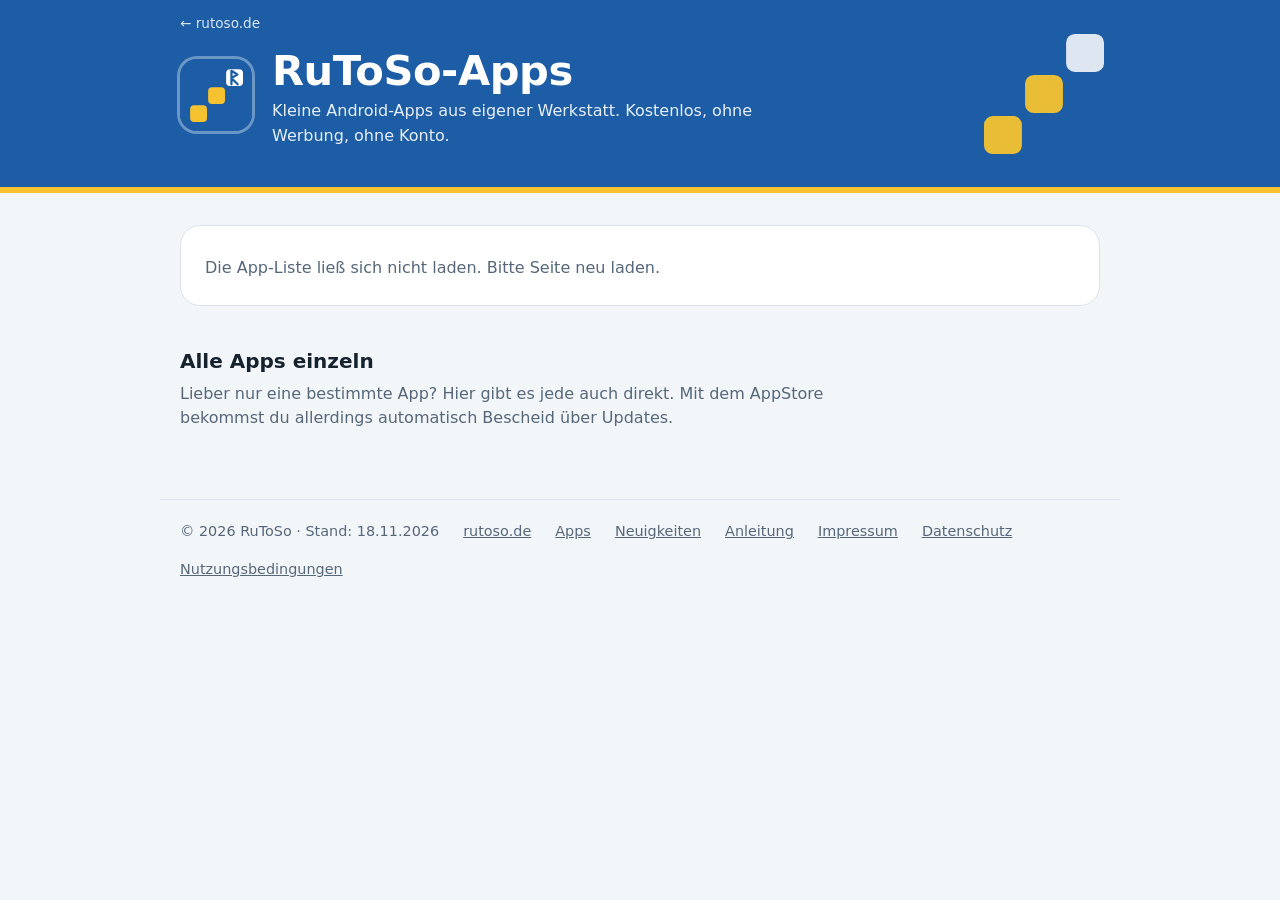
<file: index.html>
<!doctype html>
<html lang="de">
<head>
<meta charset="utf-8">
<meta name="viewport" content="width=device-width, initial-scale=1">
<meta name="robots" content="noindex">
<title>RuToSo-Apps</title>
<link rel="icon" href="assets/favicon-32.png" sizes="32x32">
<link rel="apple-touch-icon" href="assets/icon-192.png">
<link rel="stylesheet" href="assets/style.css?v=4">
</head>
<body>
<header class="kopf"><a class="zur-hauptseite" href="https://rutoso.de">← rutoso.de</a><div class="kopf-inhalt">
  <a href="index.html"><img src="assets/logo.svg" alt="RuToSo"></a>
  <div><h1>RuToSo-Apps</h1><p>Kleine Android-Apps aus eigener Werkstatt. Kostenlos, ohne Werbung, ohne Konto.</p></div>
</div></header>
<main>
  <section class="haupt" id="haupt" aria-live="polite">
    <p class="hinweis">AppStore wird geladen …</p>
  </section>
  <section class="einzeln">
    <h2>Alle Apps einzeln</h2>
    <p class="hinweis">Lieber nur eine bestimmte App? Hier gibt es jede auch direkt. Mit dem AppStore bekommst du allerdings automatisch Bescheid über Updates.</p>
    <div id="liste" aria-live="polite"></div>
  </section>
</main>
<footer class="fuss">
  <span>© <span class="jahr">2026</span> RuToSo<span class="stand" data-datum="2026-11-18"> · Stand: 18.11.2026</span></span>
  <a href="https://rutoso.de">rutoso.de</a>
  <a href="index.html">Apps</a>
  <a href="neu.html">Neuigkeiten</a>
  <a href="anleitung.html">Anleitung</a>
  <a href="impressum.html">Impressum</a>
  <a href="datenschutz.html">Datenschutz</a>
  <a href="nutzungsbedingungen.html">Nutzungsbedingungen</a>
</footer>
<dialog id="installhilfe" class="hilfe" aria-labelledby="hilfe-titel">
  <h2 id="hilfe-titel">So geht es weiter mit <span class="app-name">der App</span></h2>
  <div class="nur-android">
    <ol>
      <li>Warte, bis der Download fertig ist, und tippe in der Benachrichtigung auf <b>Öffnen</b>.</li>
      <li>Fragt Android nach <b>„Unbekannte Apps installieren“</b>: auf <b>Einstellungen</b> tippen, für den Browser erlauben und zurückgehen.</li>
      <li>Samsung-Handy? Vorher die <b>Automatische Sperre</b> ausschalten, sonst wird die Installation still blockiert:</li>
    </ol>
    <p class="kasten">Einstellungen › Sicherheit und Datenschutz › Automatische Sperre › Aus</p>
    <ol start="4">
      <li>Auf <b>Installieren</b> tippen. Meldet Play Protect eine Warnung: <b>Weitere Details › Trotzdem installieren</b>.</li>
    </ol>
  </div>
  <div class="nur-pc" hidden>
    <p>Die Datei ist für Android-Handys. Am einfachsten öffnest du apps.rutoso.de direkt auf dem Handy und lädst sie dort herunter.</p>
  </div>
  <p><a href="anleitung.html">Ausführliche Anleitung</a></p>
  <button type="button" class="schliessen laden">Verstanden</button>
</dialog>
<script src="assets/app.js?v=4"></script>
<script>(function(){var j=new Date().getFullYear();document.querySelectorAll('.jahr').forEach(function(e){e.textContent=j});document.querySelectorAll('.stand').forEach(function(e){if(Date.now()-new Date(e.dataset.datum)>60*864e5)e.hidden=true})})()</script>
</body></html>
</file>
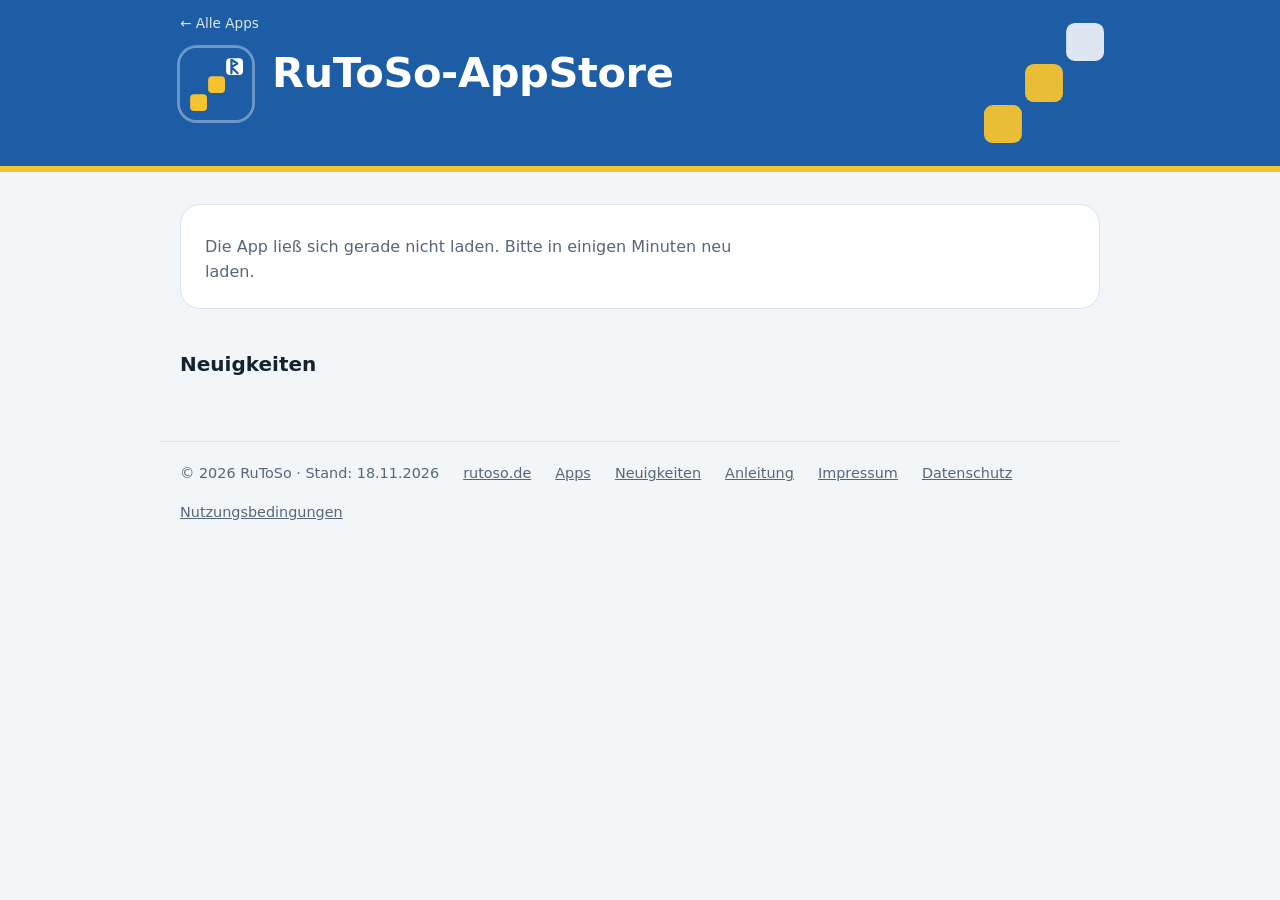
<file: apps/AppStore/index.html>
<!doctype html>
<html lang="de">
<head>
<meta charset="utf-8">
<meta name="viewport" content="width=device-width, initial-scale=1">
<meta name="robots" content="noindex">
<title>RuToSo-Apps</title>
<link rel="icon" href="/assets/favicon-32.png" sizes="32x32">
<link rel="apple-touch-icon" href="/assets/icon-192.png">
<link rel="stylesheet" href="/assets/style.css?v=4">
</head>
<body>
<!-- Diese Datei ist in jedem App-Ordner gleich. Inhalt kommt aus icon.png, beschreibung.txt, neuigkeiten.txt usw. im selben Ordner. -->
<header class="kopf"><a class="zur-hauptseite" href="/index.html">← Alle Apps</a><div class="kopf-inhalt">
  <a href="/index.html"><img src="/assets/logo.svg" alt="RuToSo"></a>
  <div><h1 id="titel">App</h1><p id="kurz">&nbsp;</p></div>
</div></header>
<main class="app-seite">
  <section class="haupt" id="haupt" aria-live="polite"><p class="hinweis">App wird geladen …</p></section>
  <section id="bilder"></section>
  <section><h2>Neuigkeiten</h2><div id="verlauf"></div></section>
</main>
<footer class="fuss">
  <span>© <span class="jahr">2026</span> RuToSo<span class="stand" data-datum="2026-11-18"> · Stand: 18.11.2026</span></span>
  <a href="https://rutoso.de">rutoso.de</a>
  <a href="/index.html">Apps</a>
  <a href="/neu.html">Neuigkeiten</a>
  <a href="/anleitung.html">Anleitung</a>
  <a href="/impressum.html">Impressum</a>
  <a href="/datenschutz.html">Datenschutz</a>
  <a href="/nutzungsbedingungen.html">Nutzungsbedingungen</a>
</footer>
<script src="/assets/app-seite.js?v=4"></script>
<script>(function(){var j=new Date().getFullYear();document.querySelectorAll('.jahr').forEach(function(e){e.textContent=j});document.querySelectorAll('.stand').forEach(function(e){if(Date.now()-new Date(e.dataset.datum)>60*864e5)e.hidden=true})})()</script>
</body></html>
</file>
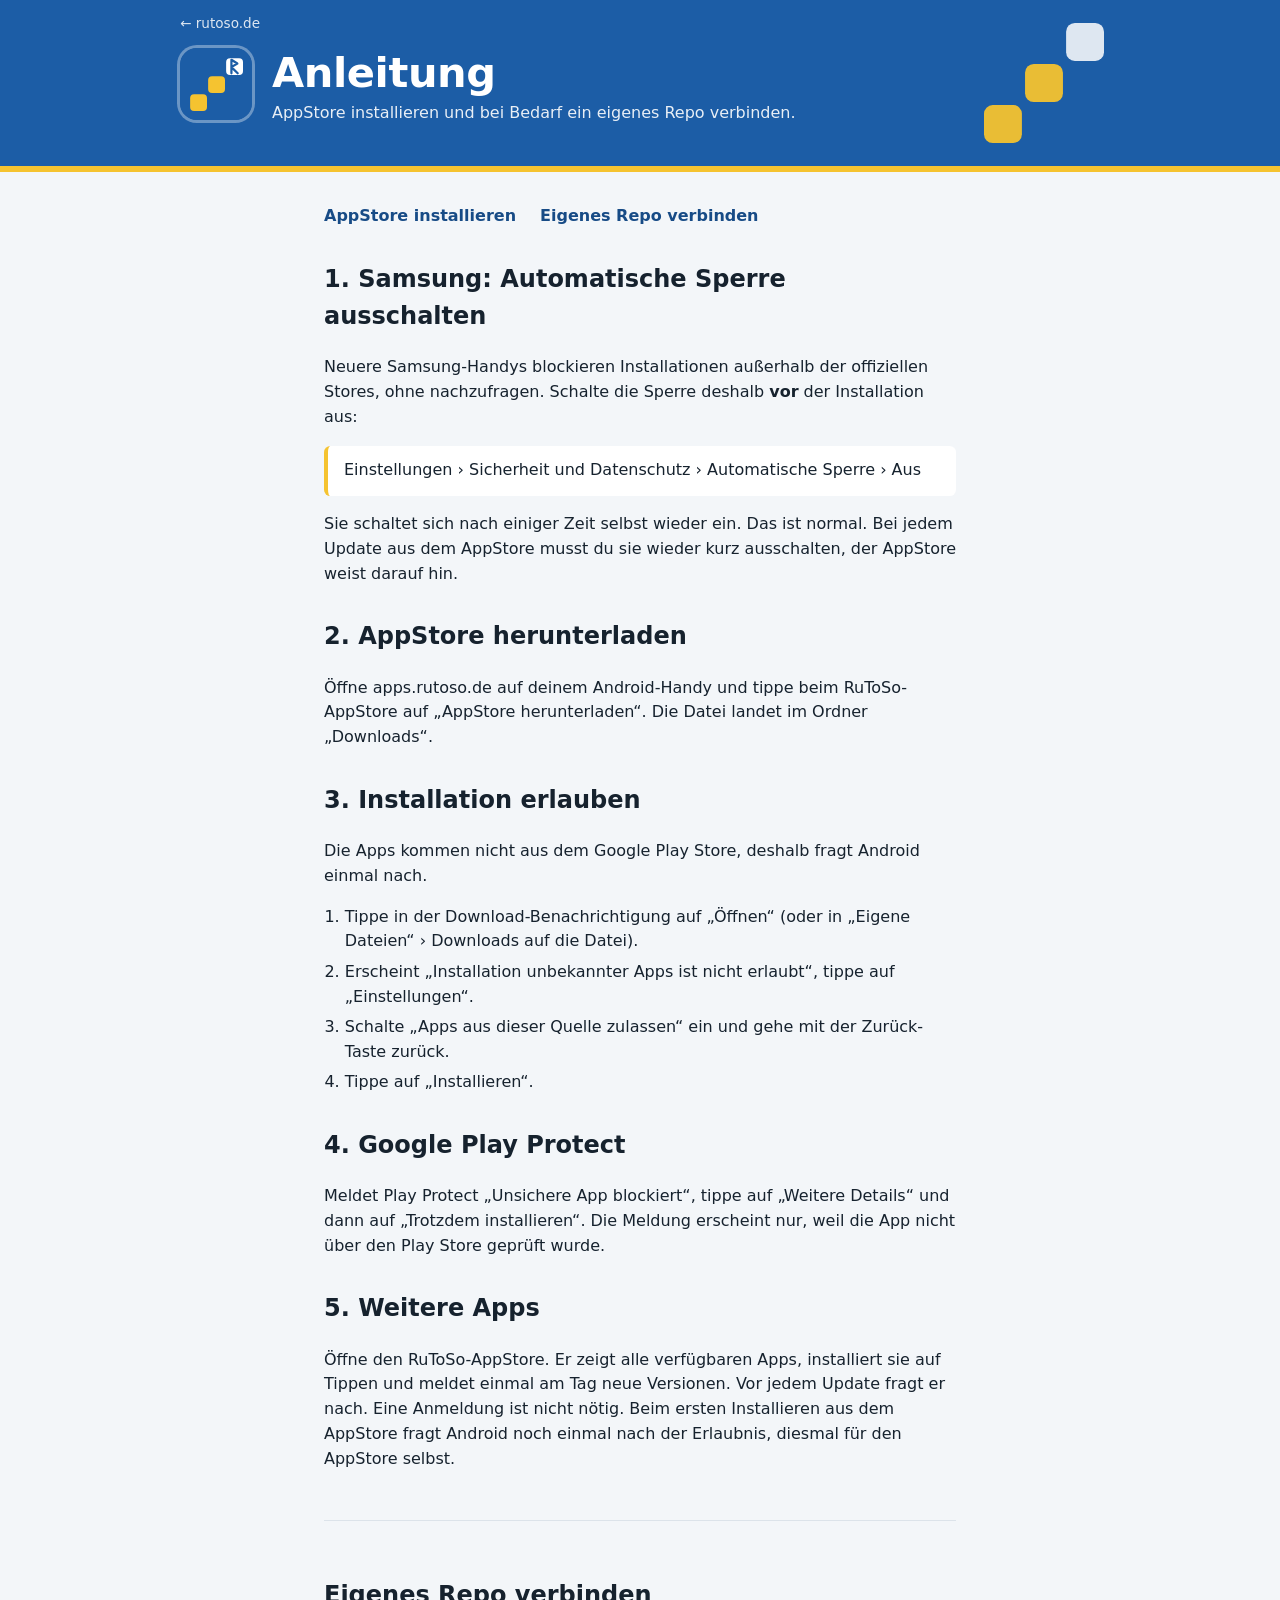
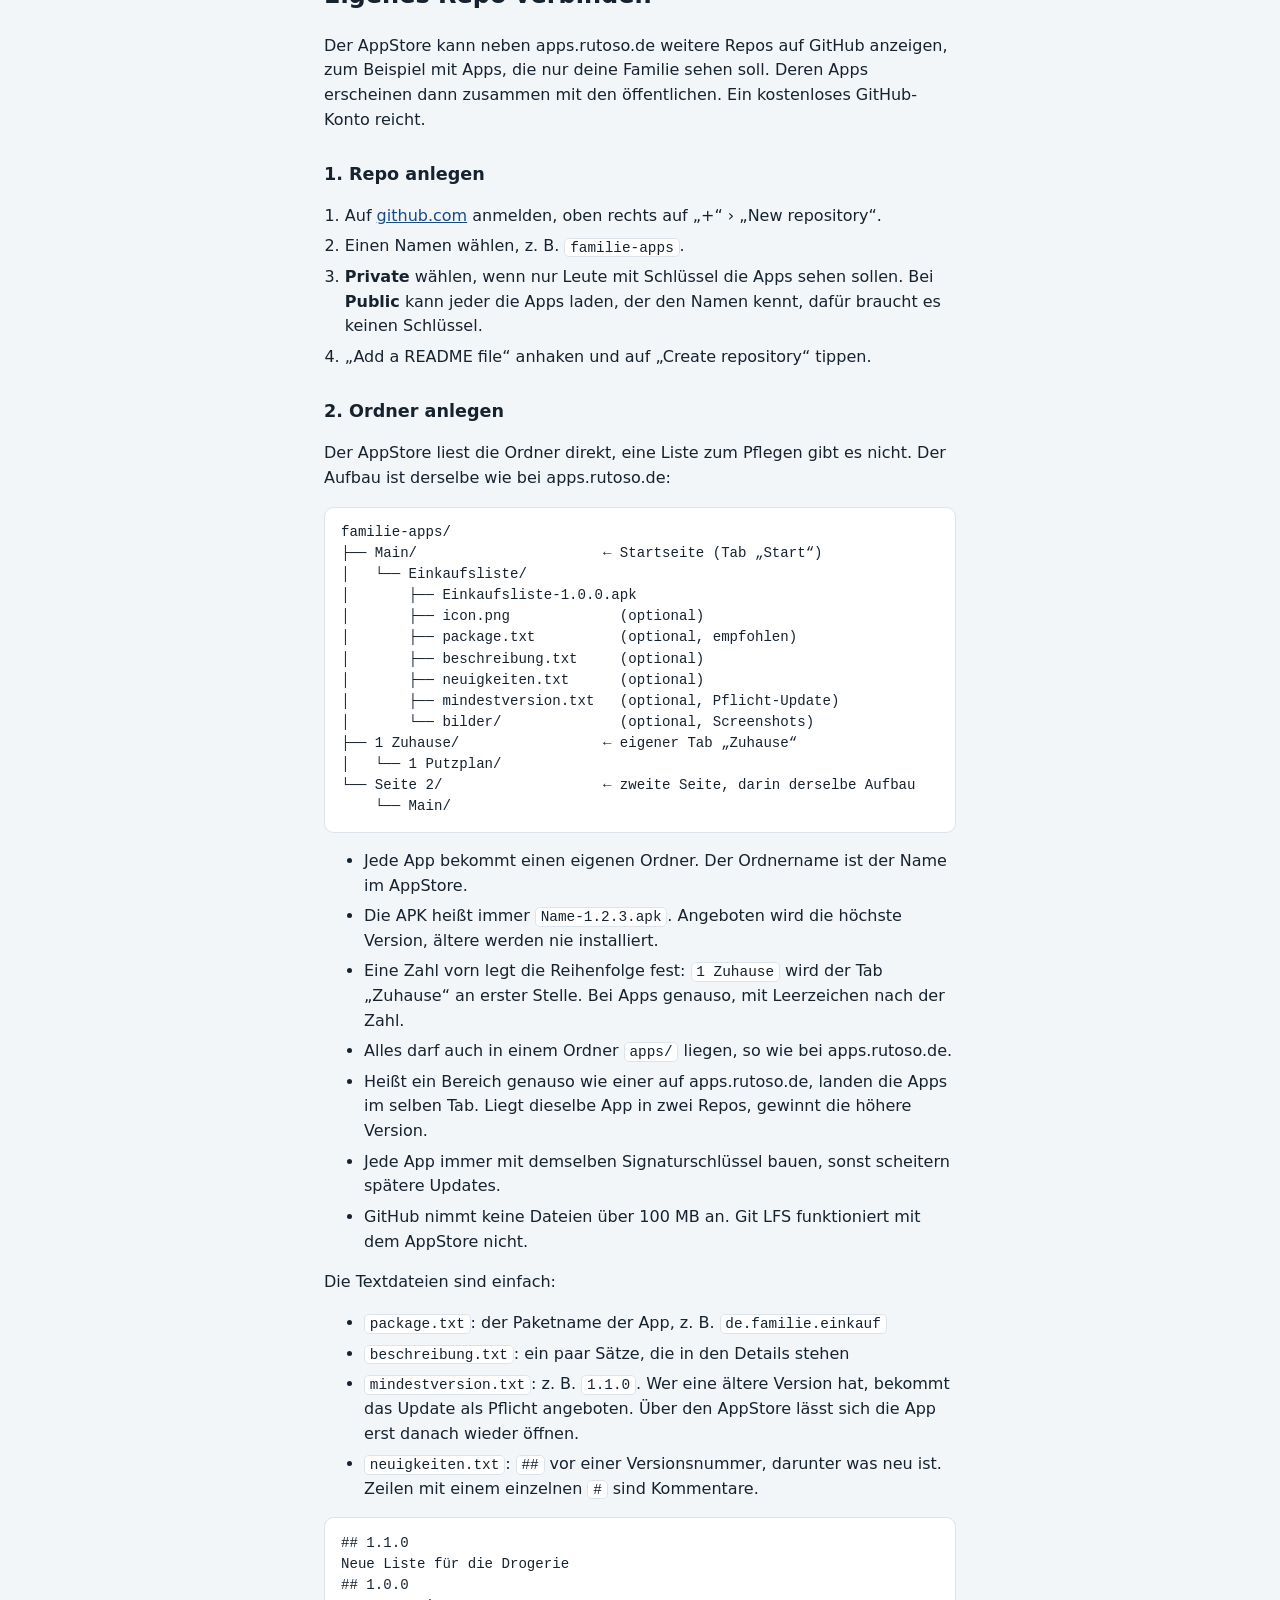
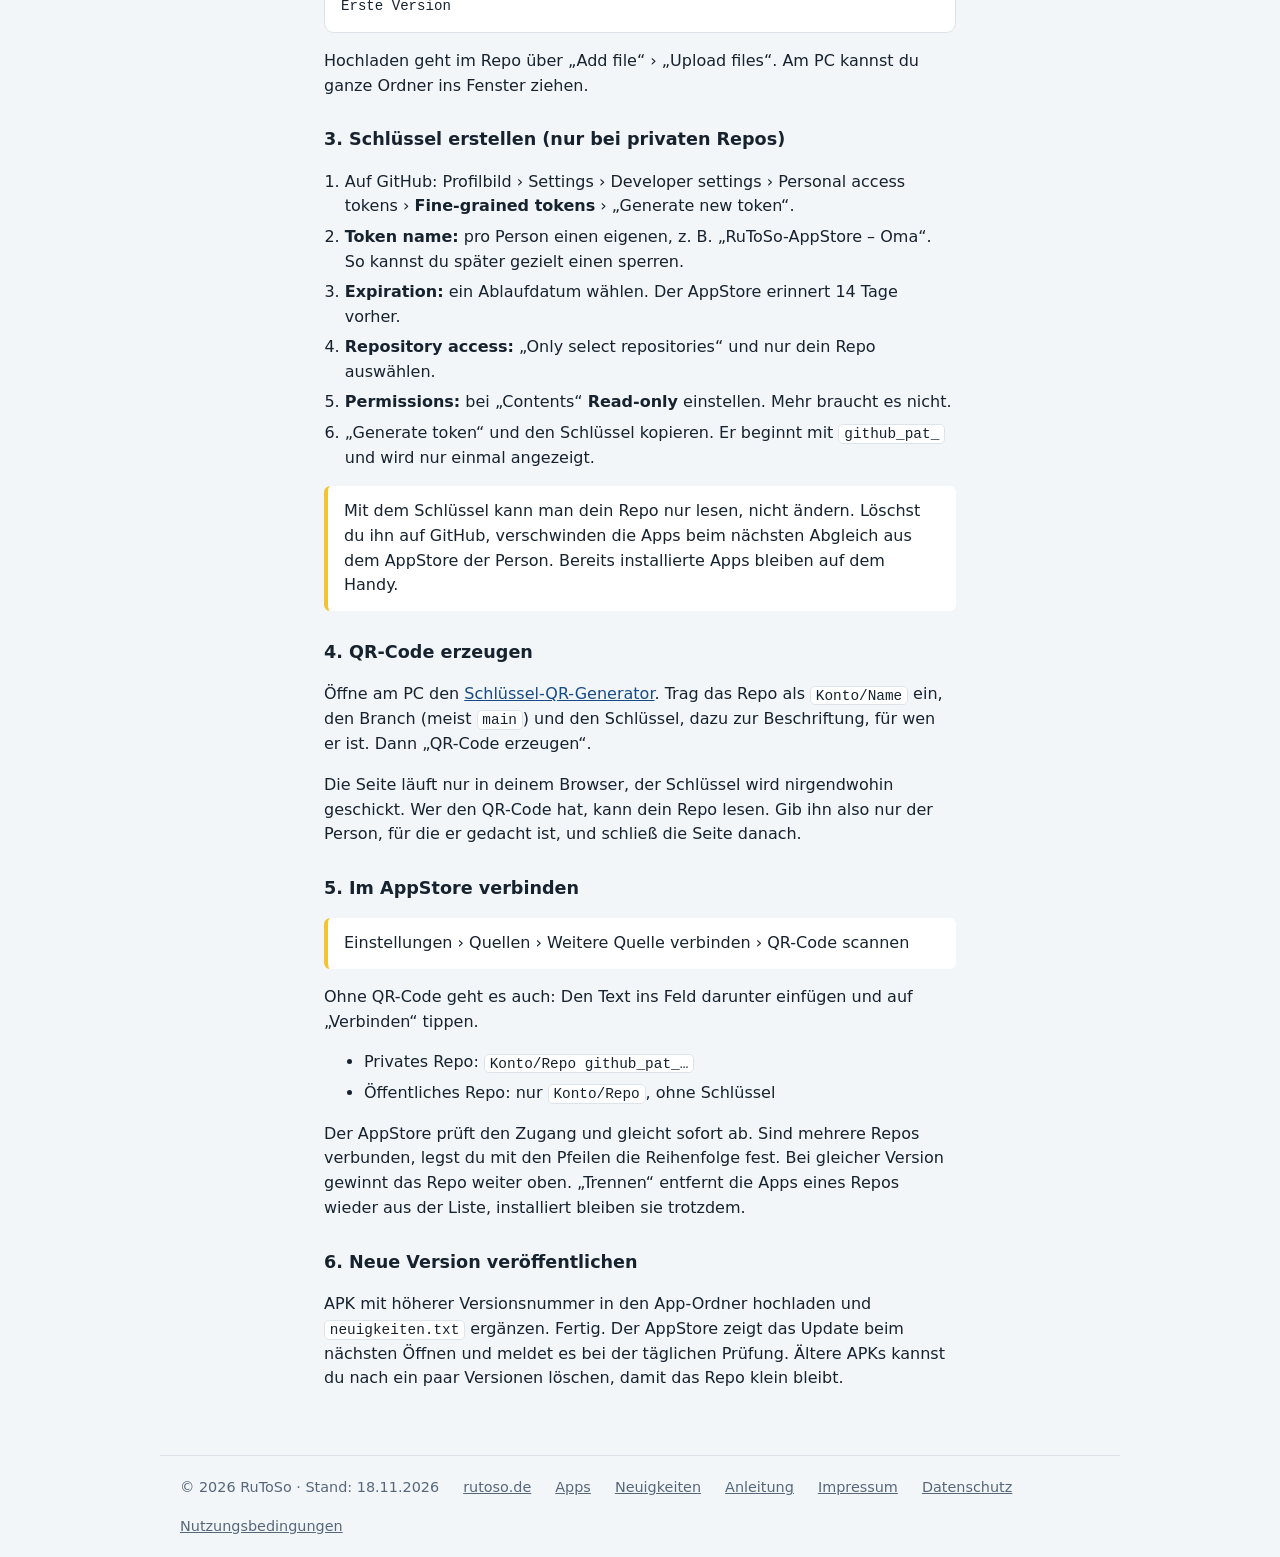
<file: anleitung.html>
<!doctype html>
<html lang="de">
<head>
<meta charset="utf-8">
<meta name="viewport" content="width=device-width, initial-scale=1">
<meta name="robots" content="noindex">
<title>Anleitung – RuToSo-Apps</title>
<link rel="icon" href="assets/favicon-32.png" sizes="32x32">
<link rel="apple-touch-icon" href="assets/icon-192.png">
<link rel="stylesheet" href="assets/style.css">
<style>
.schritte h3{margin:1.75rem 0 .4rem;font-size:1.1rem}
.schritte pre{background:var(--flaeche);border:1px solid var(--linie);border-radius:.6rem;padding:.9rem 1rem;overflow-x:auto;font:.88rem/1.5 ui-monospace,Consolas,"Cascadia Mono",monospace}
.schritte code{font-family:ui-monospace,Consolas,"Cascadia Mono",monospace;font-size:.9em;background:var(--flaeche);border:1px solid var(--linie);border-radius:.3rem;padding:.05rem .3rem}
.schritte pre code{border:0;padding:0;background:none;font-size:inherit}
.sprung{display:flex;flex-wrap:wrap;gap:.5rem 1.5rem;margin:0 0 .5rem}
.sprung a{font-weight:600;text-decoration:none}
.teil{margin-top:3rem;padding-top:1.5rem;border-top:1px solid var(--linie)}
</style>
</head>
<body>
<header class="kopf"><a class="zur-hauptseite" href="https://rutoso.de">← rutoso.de</a><div class="kopf-inhalt">
  <a href="index.html"><img src="assets/logo.svg" alt="RuToSo"></a>
  <div><h1>Anleitung</h1><p>AppStore installieren und bei Bedarf ein eigenes Repo verbinden.</p></div>
</div></header>
<main class="schritte">
  <nav class="sprung" aria-label="Inhalt">
    <a href="#installieren">AppStore installieren</a>
    <a href="#eigenes-repo">Eigenes Repo verbinden</a>
  </nav>

  <h2 id="installieren">1. Samsung: Automatische Sperre ausschalten</h2>
  <p>Neuere Samsung-Handys blockieren Installationen außerhalb der offiziellen Stores, ohne nachzufragen. Schalte die Sperre deshalb <b>vor</b> der Installation aus:</p>
  <p class="kasten">Einstellungen › Sicherheit und Datenschutz › Automatische Sperre › Aus</p>
  <p>Sie schaltet sich nach einiger Zeit selbst wieder ein. Das ist normal. Bei jedem Update aus dem AppStore musst du sie wieder kurz ausschalten, der AppStore weist darauf hin.</p>

  <h2>2. AppStore herunterladen</h2>
  <p>Öffne apps.rutoso.de auf deinem Android-Handy und tippe beim RuToSo-AppStore auf „AppStore herunterladen“. Die Datei landet im Ordner „Downloads“.</p>

  <h2>3. Installation erlauben</h2>
  <p>Die Apps kommen nicht aus dem Google Play Store, deshalb fragt Android einmal nach.</p>
  <ol>
    <li>Tippe in der Download-Benachrichtigung auf „Öffnen“ (oder in „Eigene Dateien“ › Downloads auf die Datei).</li>
    <li>Erscheint „Installation unbekannter Apps ist nicht erlaubt“, tippe auf „Einstellungen“.</li>
    <li>Schalte „Apps aus dieser Quelle zulassen“ ein und gehe mit der Zurück-Taste zurück.</li>
    <li>Tippe auf „Installieren“.</li>
  </ol>

  <h2>4. Google Play Protect</h2>
  <p>Meldet Play Protect „Unsichere App blockiert“, tippe auf „Weitere Details“ und dann auf „Trotzdem installieren“. Die Meldung erscheint nur, weil die App nicht über den Play Store geprüft wurde.</p>

  <h2>5. Weitere Apps</h2>
  <p>Öffne den RuToSo-AppStore. Er zeigt alle verfügbaren Apps, installiert sie auf Tippen und meldet einmal am Tag neue Versionen. Vor jedem Update fragt er nach. Eine Anmeldung ist nicht nötig. Beim ersten Installieren aus dem AppStore fragt Android noch einmal nach der Erlaubnis, diesmal für den AppStore selbst.</p>

  <section class="teil" id="eigenes-repo">
  <h2>Eigenes Repo verbinden</h2>
  <p>Der AppStore kann neben apps.rutoso.de weitere Repos auf GitHub anzeigen, zum Beispiel mit Apps, die nur deine Familie sehen soll. Deren Apps erscheinen dann zusammen mit den öffentlichen. Ein kostenloses GitHub-Konto reicht.</p>

  <h3>1. Repo anlegen</h3>
  <ol>
    <li>Auf <a href="https://github.com">github.com</a> anmelden, oben rechts auf „+“ › „New repository“.</li>
    <li>Einen Namen wählen, z. B. <code>familie-apps</code>.</li>
    <li><b>Private</b> wählen, wenn nur Leute mit Schlüssel die Apps sehen sollen. Bei <b>Public</b> kann jeder die Apps laden, der den Namen kennt, dafür braucht es keinen Schlüssel.</li>
    <li>„Add a README file“ anhaken und auf „Create repository“ tippen.</li>
  </ol>

  <h3>2. Ordner anlegen</h3>
  <p>Der AppStore liest die Ordner direkt, eine Liste zum Pflegen gibt es nicht. Der Aufbau ist derselbe wie bei apps.rutoso.de:</p>
<pre><code>familie-apps/
├── Main/                      ← Startseite (Tab „Start“)
│   └── Einkaufsliste/
│       ├── Einkaufsliste-1.0.0.apk
│       ├── icon.png             (optional)
│       ├── package.txt          (optional, empfohlen)
│       ├── beschreibung.txt     (optional)
│       ├── neuigkeiten.txt      (optional)
│       ├── mindestversion.txt   (optional, Pflicht-Update)
│       └── bilder/              (optional, Screenshots)
├── 1 Zuhause/                 ← eigener Tab „Zuhause“
│   └── 1 Putzplan/
└── Seite 2/                   ← zweite Seite, darin derselbe Aufbau
    └── Main/</code></pre>
  <ul>
    <li>Jede App bekommt einen eigenen Ordner. Der Ordnername ist der Name im AppStore.</li>
    <li>Die APK heißt immer <code>Name-1.2.3.apk</code>. Angeboten wird die höchste Version, ältere werden nie installiert.</li>
    <li>Eine Zahl vorn legt die Reihenfolge fest: <code>1 Zuhause</code> wird der Tab „Zuhause“ an erster Stelle. Bei Apps genauso, mit Leerzeichen nach der Zahl.</li>
    <li>Alles darf auch in einem Ordner <code>apps/</code> liegen, so wie bei apps.rutoso.de.</li>
    <li>Heißt ein Bereich genauso wie einer auf apps.rutoso.de, landen die Apps im selben Tab. Liegt dieselbe App in zwei Repos, gewinnt die höhere Version.</li>
    <li>Jede App immer mit demselben Signaturschlüssel bauen, sonst scheitern spätere Updates.</li>
    <li>GitHub nimmt keine Dateien über 100 MB an. Git LFS funktioniert mit dem AppStore nicht.</li>
  </ul>
  <p>Die Textdateien sind einfach:</p>
  <ul>
    <li><code>package.txt</code>: der Paketname der App, z. B. <code>de.familie.einkauf</code></li>
    <li><code>beschreibung.txt</code>: ein paar Sätze, die in den Details stehen</li>
    <li><code>mindestversion.txt</code>: z. B. <code>1.1.0</code>. Wer eine ältere Version hat, bekommt das Update als Pflicht angeboten. Über den AppStore lässt sich die App erst danach wieder öffnen.</li>
    <li><code>neuigkeiten.txt</code>: <code>##</code> vor einer Versionsnummer, darunter was neu ist. Zeilen mit einem einzelnen <code>#</code> sind Kommentare.</li>
  </ul>
<pre><code>## 1.1.0
Neue Liste für die Drogerie
## 1.0.0
Erste Version</code></pre>
  <p>Hochladen geht im Repo über „Add file“ › „Upload files“. Am PC kannst du ganze Ordner ins Fenster ziehen.</p>

  <h3>3. Schlüssel erstellen (nur bei privaten Repos)</h3>
  <ol>
    <li>Auf GitHub: Profilbild › Settings › Developer settings › Personal access tokens › <b>Fine-grained tokens</b> › „Generate new token“.</li>
    <li><b>Token name:</b> pro Person einen eigenen, z. B. „RuToSo-AppStore – Oma“. So kannst du später gezielt einen sperren.</li>
    <li><b>Expiration:</b> ein Ablaufdatum wählen. Der AppStore erinnert 14 Tage vorher.</li>
    <li><b>Repository access:</b> „Only select repositories“ und nur dein Repo auswählen.</li>
    <li><b>Permissions:</b> bei „Contents“ <b>Read-only</b> einstellen. Mehr braucht es nicht.</li>
    <li>„Generate token“ und den Schlüssel kopieren. Er beginnt mit <code>github_pat_</code> und wird nur einmal angezeigt.</li>
  </ol>
  <p class="kasten">Mit dem Schlüssel kann man dein Repo nur lesen, nicht ändern. Löschst du ihn auf GitHub, verschwinden die Apps beim nächsten Abgleich aus dem AppStore der Person. Bereits installierte Apps bleiben auf dem Handy.</p>

  <h3>4. QR-Code erzeugen</h3>
  <p>Öffne am PC den <a href="schluessel-qr.html">Schlüssel-QR-Generator</a>. Trag das Repo als <code>Konto/Name</code> ein, den Branch (meist <code>main</code>) und den Schlüssel, dazu zur Beschriftung, für wen er ist. Dann „QR-Code erzeugen“.</p>
  <p>Die Seite läuft nur in deinem Browser, der Schlüssel wird nirgendwohin geschickt. Wer den QR-Code hat, kann dein Repo lesen. Gib ihn also nur der Person, für die er gedacht ist, und schließ die Seite danach.</p>

  <h3>5. Im AppStore verbinden</h3>
  <p class="kasten">Einstellungen › Quellen › Weitere Quelle verbinden › QR-Code scannen</p>
  <p>Ohne QR-Code geht es auch: Den Text ins Feld darunter einfügen und auf „Verbinden“ tippen.</p>
  <ul>
    <li>Privates Repo: <code>Konto/Repo github_pat_…</code></li>
    <li>Öffentliches Repo: nur <code>Konto/Repo</code>, ohne Schlüssel</li>
  </ul>
  <p>Der AppStore prüft den Zugang und gleicht sofort ab. Sind mehrere Repos verbunden, legst du mit den Pfeilen die Reihenfolge fest. Bei gleicher Version gewinnt das Repo weiter oben. „Trennen“ entfernt die Apps eines Repos wieder aus der Liste, installiert bleiben sie trotzdem.</p>

  <h3>6. Neue Version veröffentlichen</h3>
  <p>APK mit höherer Versionsnummer in den App-Ordner hochladen und <code>neuigkeiten.txt</code> ergänzen. Fertig. Der AppStore zeigt das Update beim nächsten Öffnen und meldet es bei der täglichen Prüfung. Ältere APKs kannst du nach ein paar Versionen löschen, damit das Repo klein bleibt.</p>
  </section>
</main>
<footer class="fuss">
  <span>© <span class="jahr">2026</span> RuToSo<span class="stand" data-datum="2026-11-18"> · Stand: 18.11.2026</span></span>
  <a href="https://rutoso.de">rutoso.de</a>
  <a href="index.html">Apps</a>
  <a href="neu.html">Neuigkeiten</a>
  <a href="anleitung.html">Anleitung</a>
  <a href="impressum.html">Impressum</a>
  <a href="datenschutz.html">Datenschutz</a>
  <a href="nutzungsbedingungen.html">Nutzungsbedingungen</a>
</footer>
<script>(function(){var j=new Date().getFullYear();document.querySelectorAll('.jahr').forEach(function(e){e.textContent=j});document.querySelectorAll('.stand').forEach(function(e){if(Date.now()-new Date(e.dataset.datum)>60*864e5)e.hidden=true})})()</script>
</body></html>
</file>
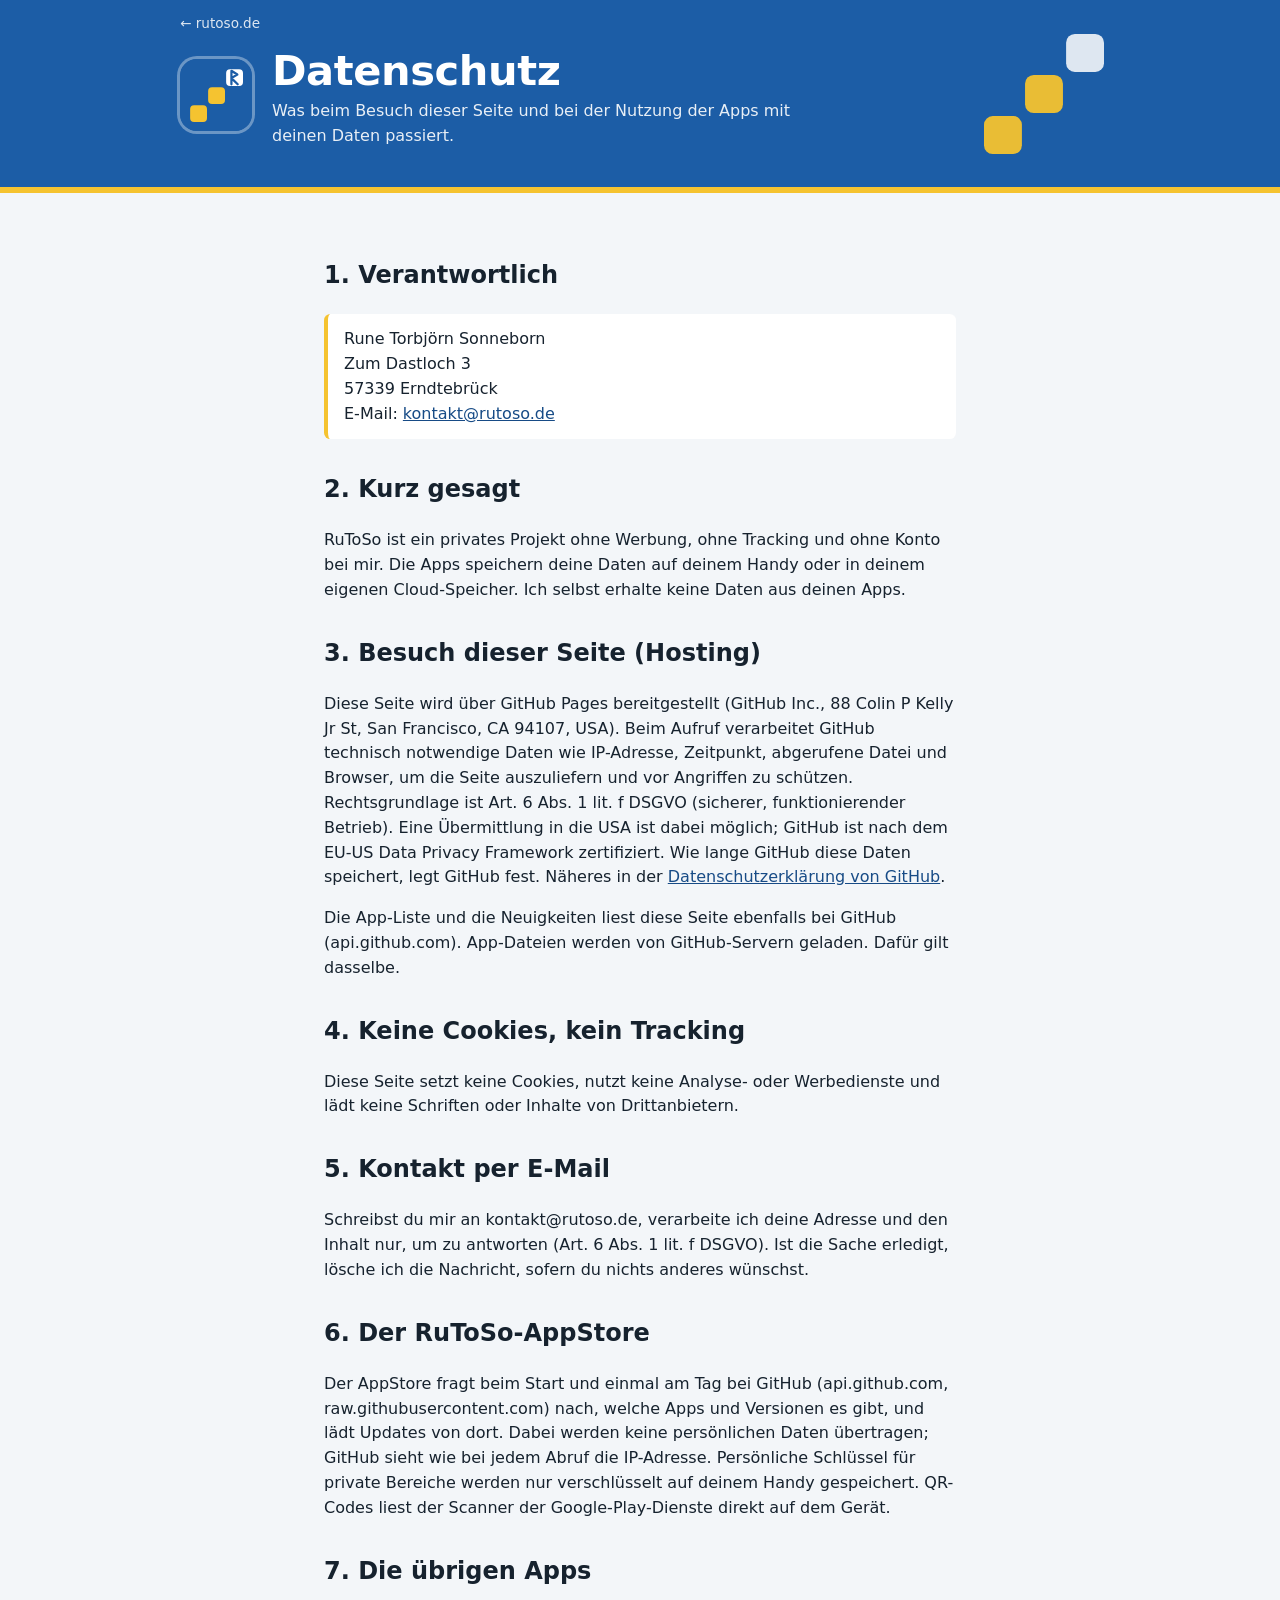
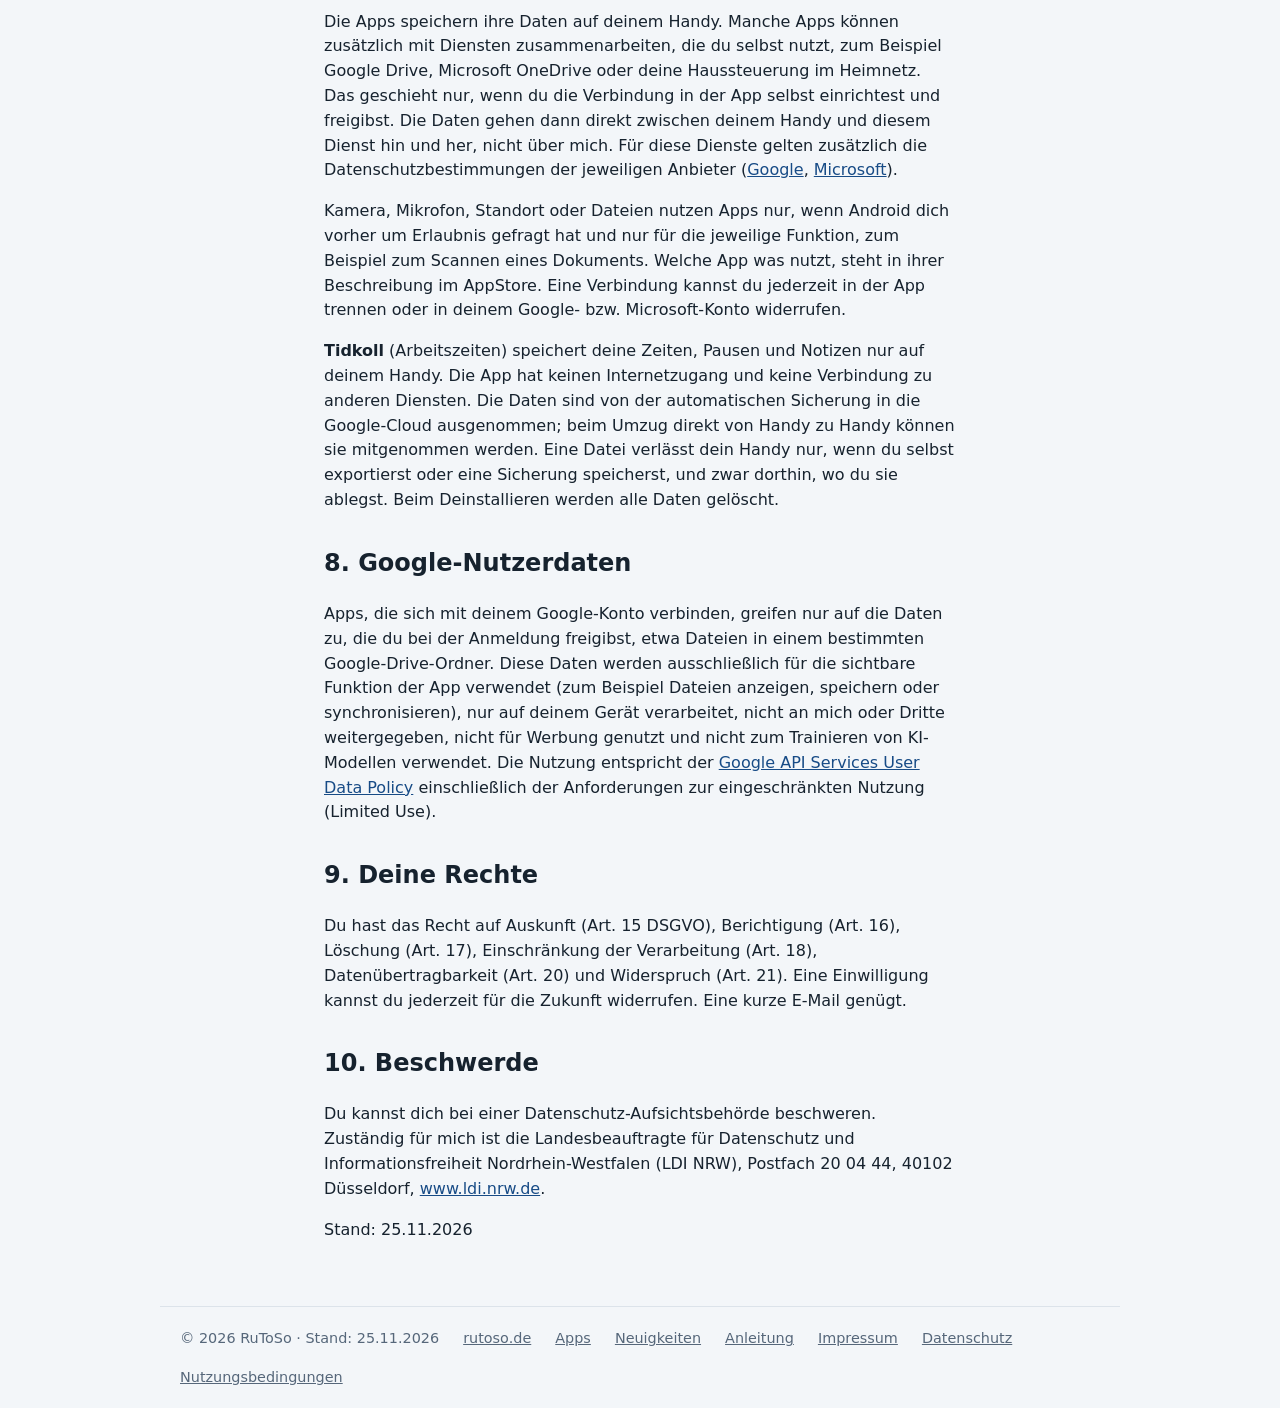
<file: datenschutz.html>
<!doctype html>
<html lang="de">
<head>
<meta charset="utf-8">
<meta name="viewport" content="width=device-width, initial-scale=1">
<meta name="robots" content="noindex">
<title>Datenschutz – RuToSo-Apps</title>
<link rel="icon" href="assets/favicon-32.png" sizes="32x32">
<link rel="apple-touch-icon" href="assets/icon-192.png">
<link rel="stylesheet" href="assets/style.css">
</head>
<body>
<header class="kopf"><a class="zur-hauptseite" href="https://rutoso.de">← rutoso.de</a><div class="kopf-inhalt">
  <a href="index.html"><img src="assets/logo.svg" alt="RuToSo"></a>
  <div><h1>Datenschutz</h1><p>Was beim Besuch dieser Seite und bei der Nutzung der Apps mit deinen Daten passiert.</p></div>
</div></header>
<main class="schritte">
  <h2>1. Verantwortlich</h2>
  <p class="kasten">Rune Torbjörn Sonneborn<br>Zum Dastloch 3<br>57339 Erndtebrück<br>E-Mail: <a class="mail" data-u="kontakt" data-d="rutoso.de">kontakt [at] rutoso.de</a></p>

  <h2>2. Kurz gesagt</h2>
  <p>RuToSo ist ein privates Projekt ohne Werbung, ohne Tracking und ohne Konto bei mir. Die Apps speichern deine Daten auf deinem Handy oder in deinem eigenen Cloud-Speicher. Ich selbst erhalte keine Daten aus deinen Apps.</p>

  <h2>3. Besuch dieser Seite (Hosting)</h2>
  <p>Diese Seite wird über GitHub Pages bereitgestellt (GitHub Inc., 88 Colin P Kelly Jr St, San Francisco, CA 94107, USA). Beim Aufruf verarbeitet GitHub technisch notwendige Daten wie IP-Adresse, Zeitpunkt, abgerufene Datei und Browser, um die Seite auszuliefern und vor Angriffen zu schützen. Rechtsgrundlage ist Art. 6 Abs. 1 lit. f DSGVO (sicherer, funktionierender Betrieb). Eine Übermittlung in die USA ist dabei möglich; GitHub ist nach dem EU-US Data Privacy Framework zertifiziert. Wie lange GitHub diese Daten speichert, legt GitHub fest. Näheres in der <a href="https://docs.github.com/de/site-policy/privacy-policies/github-general-privacy-statement">Datenschutzerklärung von GitHub</a>.</p>
  <p>Die App-Liste und die Neuigkeiten liest diese Seite ebenfalls bei GitHub (api.github.com). App-Dateien werden von GitHub-Servern geladen. Dafür gilt dasselbe.</p>

  <h2>4. Keine Cookies, kein Tracking</h2>
  <p>Diese Seite setzt keine Cookies, nutzt keine Analyse- oder Werbedienste und lädt keine Schriften oder Inhalte von Drittanbietern.</p>

  <h2>5. Kontakt per E-Mail</h2>
  <p>Schreibst du mir an <span class="mail" data-u="kontakt" data-d="rutoso.de">kontakt [at] rutoso.de</span>, verarbeite ich deine Adresse und den Inhalt nur, um zu antworten (Art. 6 Abs. 1 lit. f DSGVO). Ist die Sache erledigt, lösche ich die Nachricht, sofern du nichts anderes wünschst.</p>

  <h2>6. Der RuToSo-AppStore</h2>
  <p>Der AppStore fragt beim Start und einmal am Tag bei GitHub (api.github.com, raw.githubusercontent.com) nach, welche Apps und Versionen es gibt, und lädt Updates von dort. Dabei werden keine persönlichen Daten übertragen; GitHub sieht wie bei jedem Abruf die IP-Adresse. Persönliche Schlüssel für private Bereiche werden nur verschlüsselt auf deinem Handy gespeichert. QR-Codes liest der Scanner der Google-Play-Dienste direkt auf dem Gerät.</p>

  <h2>7. Die übrigen Apps</h2>
  <p>Die Apps speichern ihre Daten auf deinem Handy. Manche Apps können zusätzlich mit Diensten zusammenarbeiten, die du selbst nutzt, zum Beispiel Google Drive, Microsoft OneDrive oder deine Haussteuerung im Heimnetz. Das geschieht nur, wenn du die Verbindung in der App selbst einrichtest und freigibst. Die Daten gehen dann direkt zwischen deinem Handy und diesem Dienst hin und her, nicht über mich. Für diese Dienste gelten zusätzlich die Datenschutzbestimmungen der jeweiligen Anbieter (<a href="https://policies.google.com/privacy?hl=de">Google</a>, <a href="https://privacy.microsoft.com/de-de/privacystatement">Microsoft</a>).</p>
  <p>Kamera, Mikrofon, Standort oder Dateien nutzen Apps nur, wenn Android dich vorher um Erlaubnis gefragt hat und nur für die jeweilige Funktion, zum Beispiel zum Scannen eines Dokuments. Welche App was nutzt, steht in ihrer Beschreibung im AppStore. Eine Verbindung kannst du jederzeit in der App trennen oder in deinem Google- bzw. Microsoft-Konto widerrufen.</p>
  <p><strong>Tidkoll</strong> (Arbeitszeiten) speichert deine Zeiten, Pausen und Notizen nur auf deinem Handy. Die App hat keinen Internetzugang und keine Verbindung zu anderen Diensten. Die Daten sind von der automatischen Sicherung in die Google-Cloud ausgenommen; beim Umzug direkt von Handy zu Handy können sie mitgenommen werden. Eine Datei verlässt dein Handy nur, wenn du selbst exportierst oder eine Sicherung speicherst, und zwar dorthin, wo du sie ablegst. Beim Deinstallieren werden alle Daten gelöscht.</p>

  <h2>8. Google-Nutzerdaten</h2>
  <p>Apps, die sich mit deinem Google-Konto verbinden, greifen nur auf die Daten zu, die du bei der Anmeldung freigibst, etwa Dateien in einem bestimmten Google-Drive-Ordner. Diese Daten werden ausschließlich für die sichtbare Funktion der App verwendet (zum Beispiel Dateien anzeigen, speichern oder synchronisieren), nur auf deinem Gerät verarbeitet, nicht an mich oder Dritte weitergegeben, nicht für Werbung genutzt und nicht zum Trainieren von KI-Modellen verwendet. Die Nutzung entspricht der <a href="https://developers.google.com/terms/api-services-user-data-policy">Google API Services User Data Policy</a> einschließlich der Anforderungen zur eingeschränkten Nutzung (Limited Use).</p>

  <h2>9. Deine Rechte</h2>
  <p>Du hast das Recht auf Auskunft (Art. 15 DSGVO), Berichtigung (Art. 16), Löschung (Art. 17), Einschränkung der Verarbeitung (Art. 18), Datenübertragbarkeit (Art. 20) und Widerspruch (Art. 21). Eine Einwilligung kannst du jederzeit für die Zukunft widerrufen. Eine kurze E-Mail genügt.</p>

  <h2>10. Beschwerde</h2>
  <p>Du kannst dich bei einer Datenschutz-Aufsichtsbehörde beschweren. Zuständig für mich ist die Landesbeauftragte für Datenschutz und Informationsfreiheit Nordrhein-Westfalen (LDI NRW), Postfach 20 04 44, 40102 Düsseldorf, <a href="https://www.ldi.nrw.de">www.ldi.nrw.de</a>.</p>

  <p class="leise">Stand: 25.11.2026</p>
</main>
<footer class="fuss">
  <span>© <span class="jahr">2026</span> RuToSo<span class="stand" data-datum="2026-11-25"> · Stand: 25.11.2026</span></span>
  <a href="https://rutoso.de">rutoso.de</a>
  <a href="index.html">Apps</a>
  <a href="neu.html">Neuigkeiten</a>
  <a href="anleitung.html">Anleitung</a>
  <a href="impressum.html">Impressum</a>
  <a href="datenschutz.html">Datenschutz</a>
  <a href="nutzungsbedingungen.html">Nutzungsbedingungen</a>
</footer>
<script>document.querySelectorAll('.mail').forEach(function(e){var a=e.dataset.u+'@'+e.dataset.d;e.textContent=a;if(e.tagName==='A')e.href='mailto:'+a})</script>
<script>(function(){var j=new Date().getFullYear();document.querySelectorAll('.jahr').forEach(function(e){e.textContent=j});document.querySelectorAll('.stand').forEach(function(e){if(Date.now()-new Date(e.dataset.datum)>60*864e5)e.hidden=true})})()</script>
</body></html>
</file>
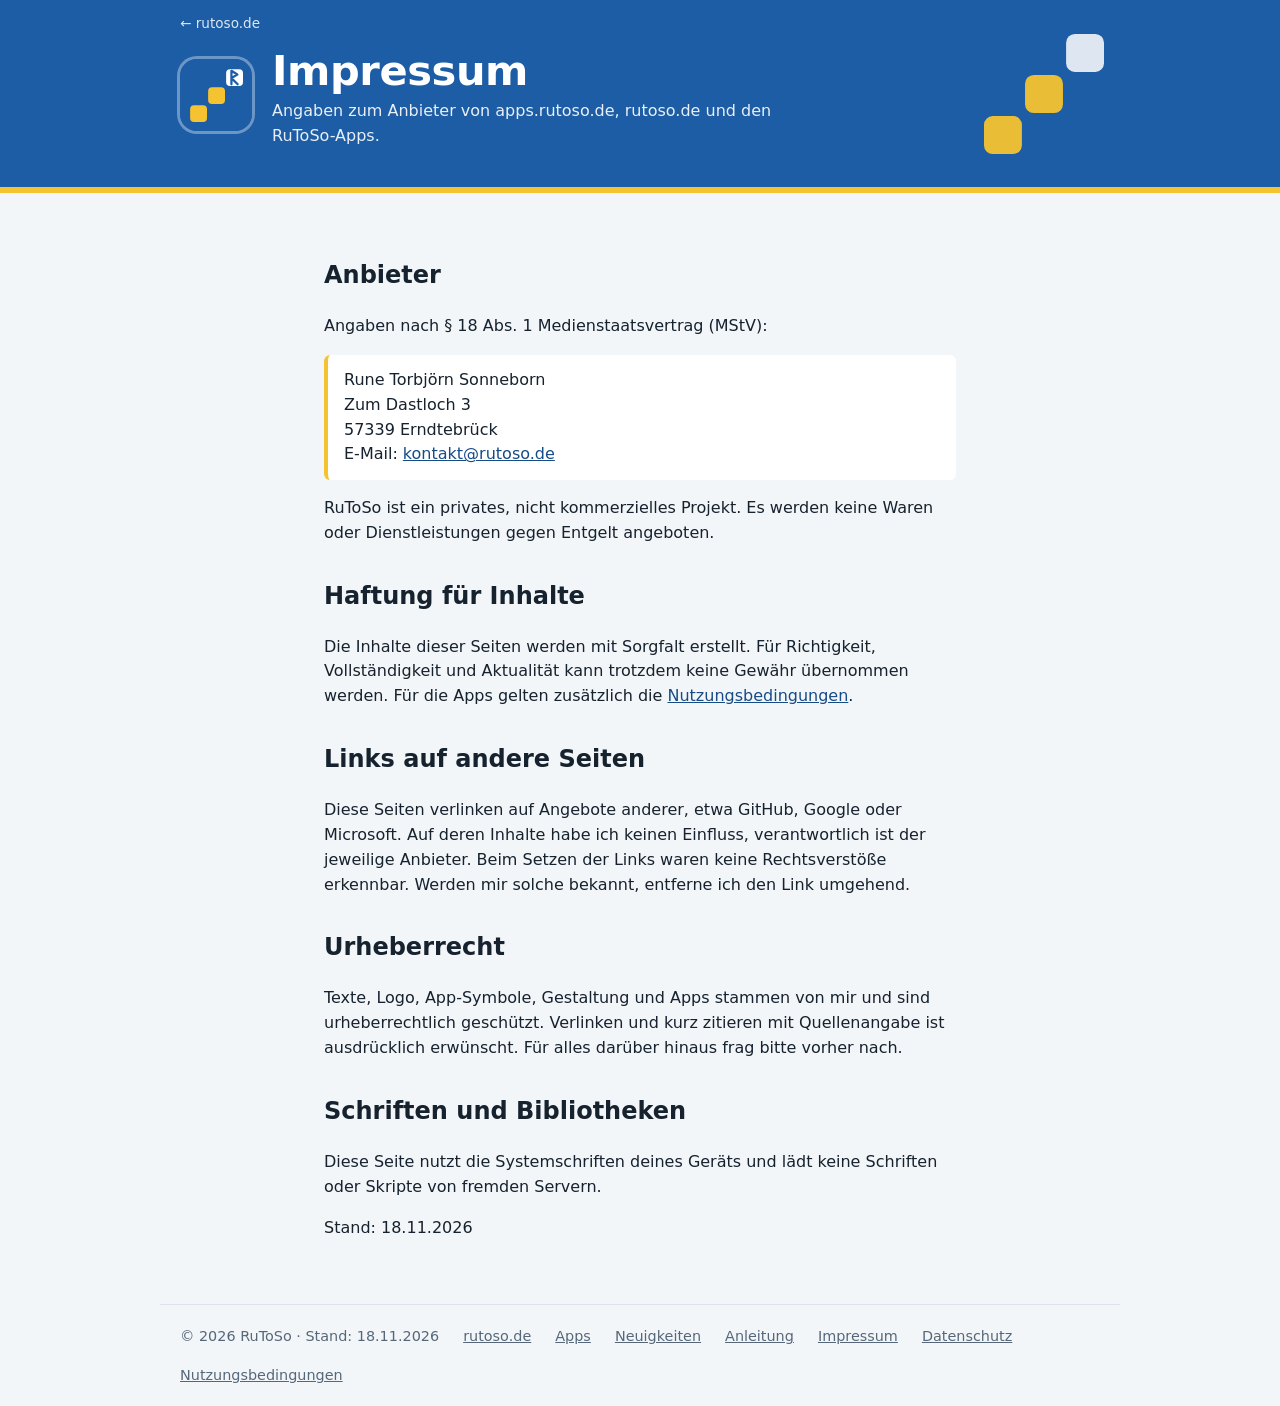
<file: impressum.html>
<!doctype html>
<html lang="de">
<head>
<meta charset="utf-8">
<meta name="viewport" content="width=device-width, initial-scale=1">
<meta name="robots" content="noindex">
<title>Impressum – RuToSo-Apps</title>
<link rel="icon" href="assets/favicon-32.png" sizes="32x32">
<link rel="apple-touch-icon" href="assets/icon-192.png">
<link rel="stylesheet" href="assets/style.css">
</head>
<body>
<header class="kopf"><a class="zur-hauptseite" href="https://rutoso.de">← rutoso.de</a><div class="kopf-inhalt">
  <a href="index.html"><img src="assets/logo.svg" alt="RuToSo"></a>
  <div><h1>Impressum</h1><p>Angaben zum Anbieter von apps.rutoso.de, rutoso.de und den RuToSo-Apps.</p></div>
</div></header>
<main class="schritte">
  <h2>Anbieter</h2>
  <p>Angaben nach § 18 Abs. 1 Medienstaatsvertrag (MStV):</p>
  <p class="kasten">Rune Torbjörn Sonneborn<br>Zum Dastloch 3<br>57339 Erndtebrück<br>E-Mail: <a class="mail" data-u="kontakt" data-d="rutoso.de">kontakt [at] rutoso.de</a></p>
  <p>RuToSo ist ein privates, nicht kommerzielles Projekt. Es werden keine Waren oder Dienstleistungen gegen Entgelt angeboten.</p>

  <h2>Haftung für Inhalte</h2>
  <p>Die Inhalte dieser Seiten werden mit Sorgfalt erstellt. Für Richtigkeit, Vollständigkeit und Aktualität kann trotzdem keine Gewähr übernommen werden. Für die Apps gelten zusätzlich die <a href="nutzungsbedingungen.html">Nutzungsbedingungen</a>.</p>

  <h2>Links auf andere Seiten</h2>
  <p>Diese Seiten verlinken auf Angebote anderer, etwa GitHub, Google oder Microsoft. Auf deren Inhalte habe ich keinen Einfluss, verantwortlich ist der jeweilige Anbieter. Beim Setzen der Links waren keine Rechtsverstöße erkennbar. Werden mir solche bekannt, entferne ich den Link umgehend.</p>

  <h2>Urheberrecht</h2>
  <p>Texte, Logo, App-Symbole, Gestaltung und Apps stammen von mir und sind urheberrechtlich geschützt. Verlinken und kurz zitieren mit Quellenangabe ist ausdrücklich erwünscht. Für alles darüber hinaus frag bitte vorher nach.</p>

  <h2>Schriften und Bibliotheken</h2>
  <p>Diese Seite nutzt die Systemschriften deines Geräts und lädt keine Schriften oder Skripte von fremden Servern.</p>

  <p class="leise">Stand: 18.11.2026</p>
</main>
<footer class="fuss">
  <span>© <span class="jahr">2026</span> RuToSo<span class="stand" data-datum="2026-11-18"> · Stand: 18.11.2026</span></span>
  <a href="https://rutoso.de">rutoso.de</a>
  <a href="index.html">Apps</a>
  <a href="neu.html">Neuigkeiten</a>
  <a href="anleitung.html">Anleitung</a>
  <a href="impressum.html">Impressum</a>
  <a href="datenschutz.html">Datenschutz</a>
  <a href="nutzungsbedingungen.html">Nutzungsbedingungen</a>
</footer>
<script>document.querySelectorAll('.mail').forEach(function(e){var a=e.dataset.u+'@'+e.dataset.d;e.textContent=a;if(e.tagName==='A')e.href='mailto:'+a})</script>
<script>(function(){var j=new Date().getFullYear();document.querySelectorAll('.jahr').forEach(function(e){e.textContent=j});document.querySelectorAll('.stand').forEach(function(e){if(Date.now()-new Date(e.dataset.datum)>60*864e5)e.hidden=true})})()</script>
</body></html>
</file>
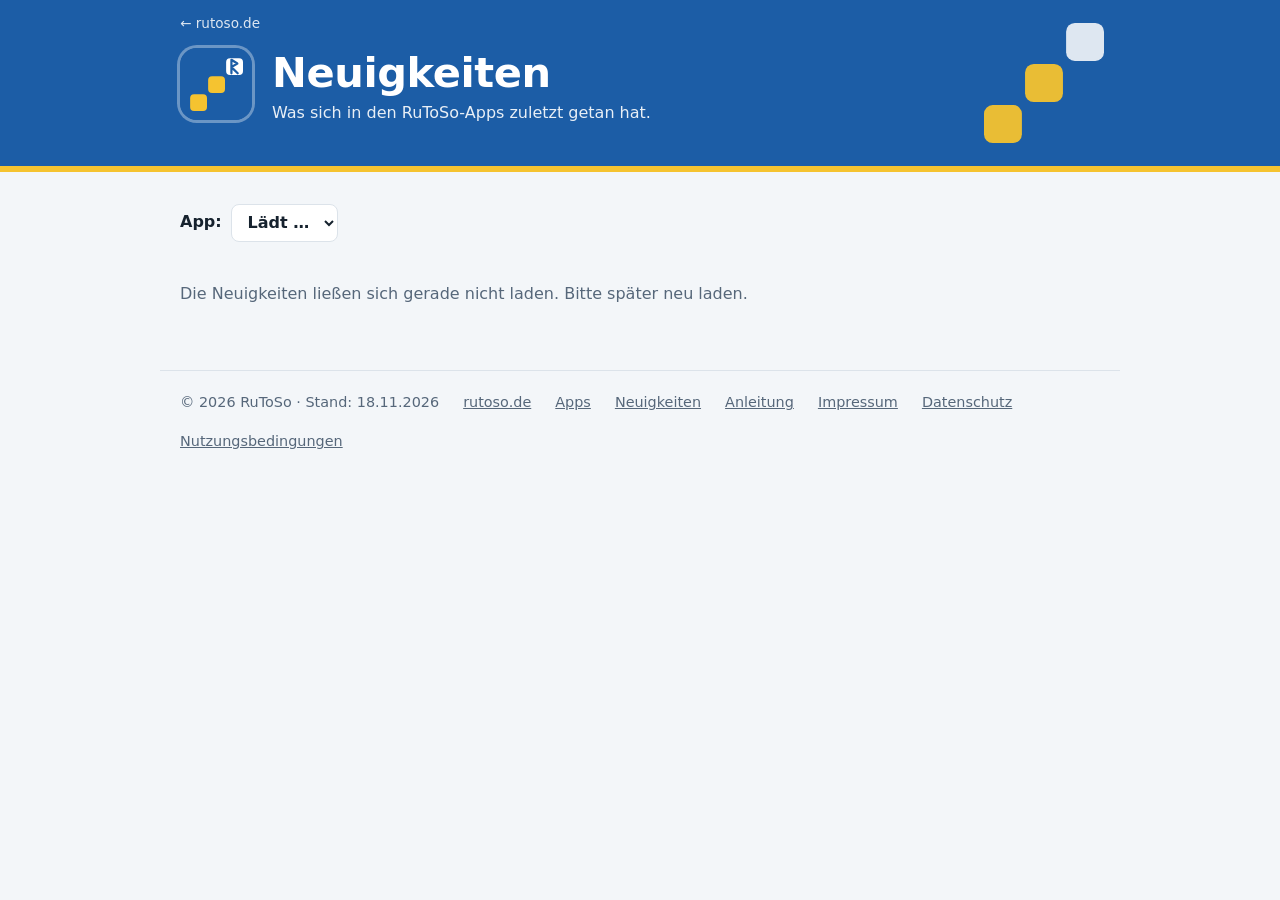
<file: neu.html>
<!doctype html>
<html lang="de">
<head>
<meta charset="utf-8">
<meta name="viewport" content="width=device-width, initial-scale=1">
<meta name="robots" content="noindex">
<title>Neuigkeiten – RuToSo-Apps</title>
<link rel="icon" href="assets/favicon-32.png" sizes="32x32">
<link rel="apple-touch-icon" href="assets/icon-192.png">
<link rel="stylesheet" href="assets/style.css">
</head>
<body>
<header class="kopf"><a class="zur-hauptseite" href="https://rutoso.de">← rutoso.de</a><div class="kopf-inhalt">
  <a href="index.html"><img src="assets/logo.svg" alt="RuToSo"></a>
  <div><h1>Neuigkeiten</h1><p>Was sich in den RuToSo-Apps zuletzt getan hat.</p></div>
</div></header>
<main>
  <label class="filter-zeile">App: <select id="filter"><option>Lädt …</option></select></label>
  <div id="zeitleiste" aria-live="polite"><p class="hinweis">Neuigkeiten werden geladen …</p></div>
</main>
<footer class="fuss">
  <span>© <span class="jahr">2026</span> RuToSo<span class="stand" data-datum="2026-11-18"> · Stand: 18.11.2026</span></span>
  <a href="https://rutoso.de">rutoso.de</a>
  <a href="index.html">Apps</a>
  <a href="neu.html">Neuigkeiten</a>
  <a href="anleitung.html">Anleitung</a>
  <a href="impressum.html">Impressum</a>
  <a href="datenschutz.html">Datenschutz</a>
  <a href="nutzungsbedingungen.html">Nutzungsbedingungen</a>
</footer>
<script src="assets/neu.js"></script>
<script>(function(){var j=new Date().getFullYear();document.querySelectorAll('.jahr').forEach(function(e){e.textContent=j});document.querySelectorAll('.stand').forEach(function(e){if(Date.now()-new Date(e.dataset.datum)>60*864e5)e.hidden=true})})()</script>
</body></html>
</file>
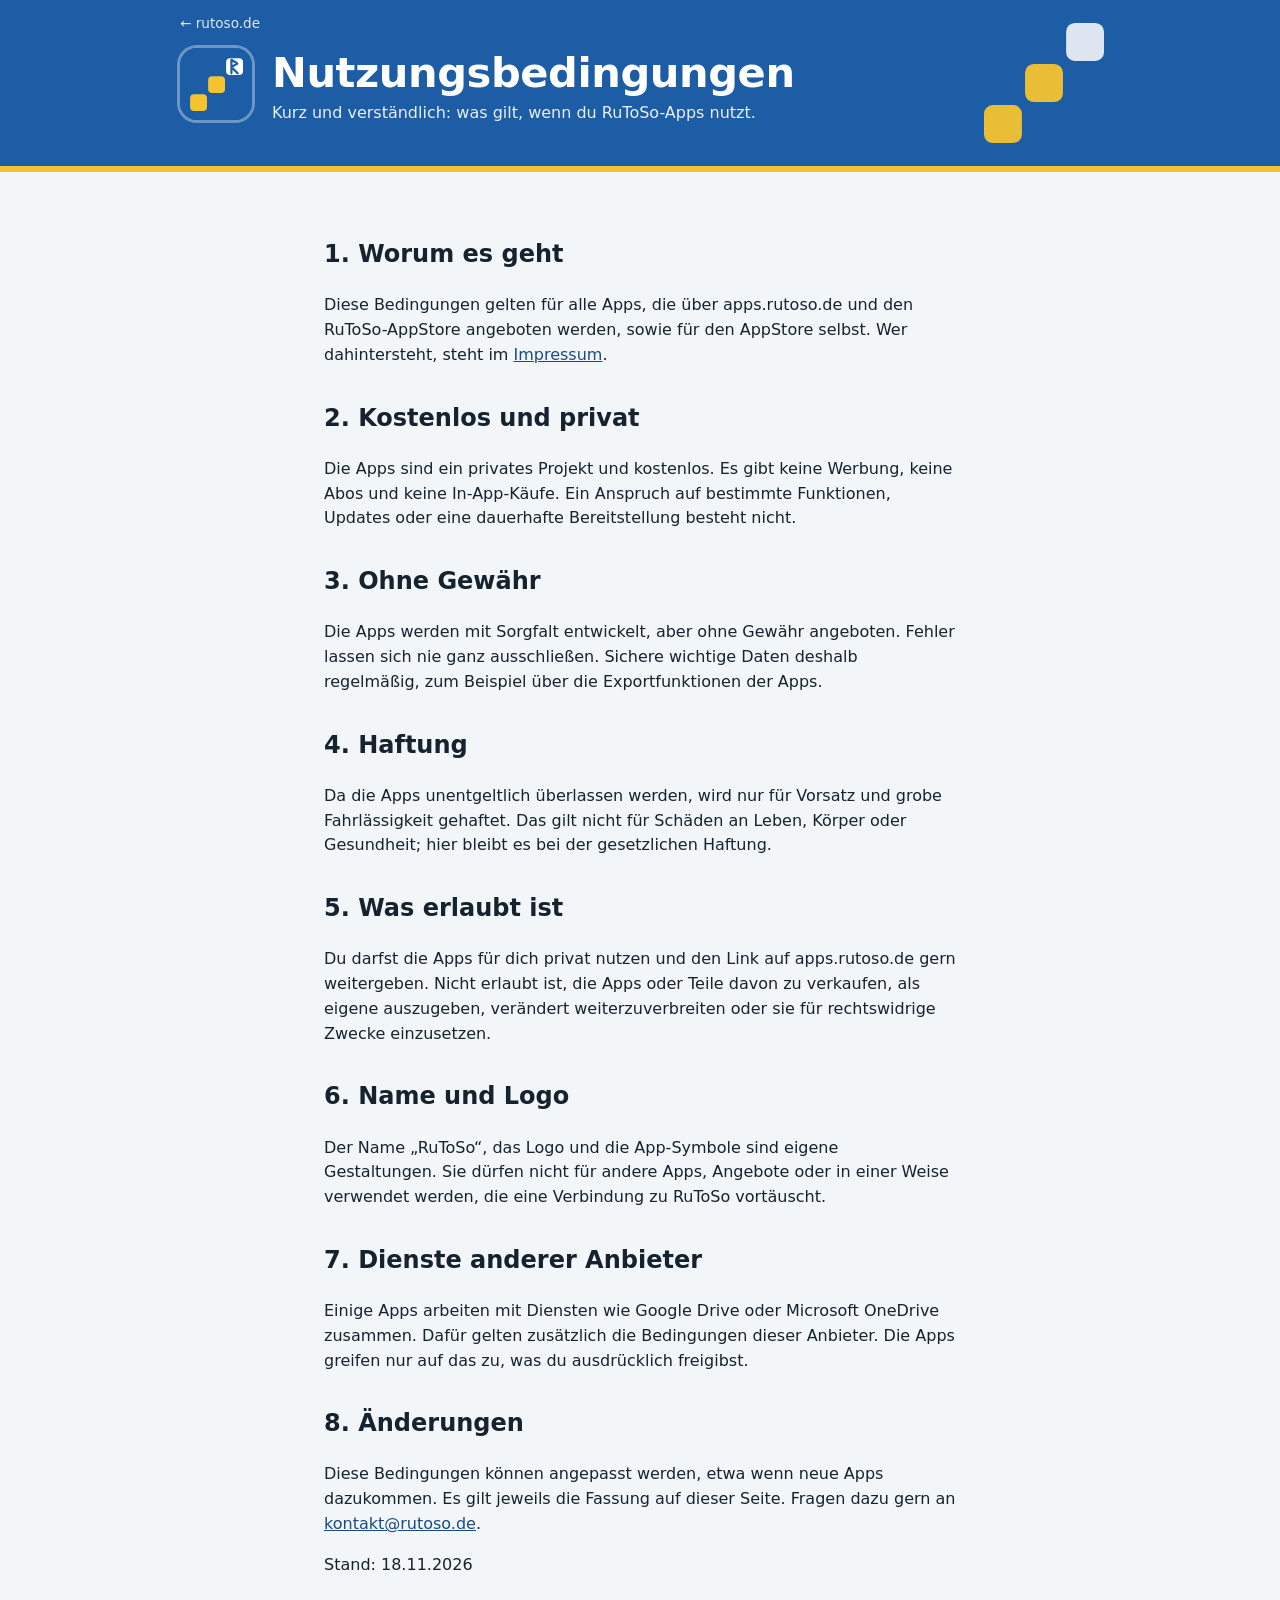
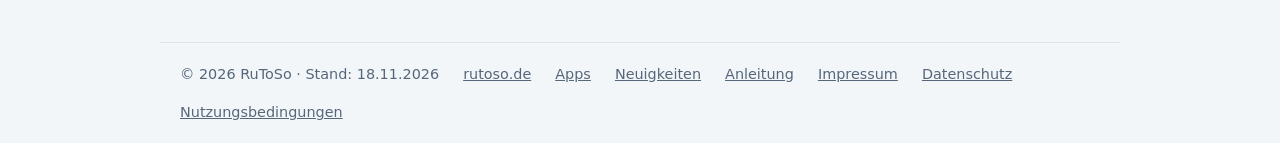
<file: nutzungsbedingungen.html>
<!doctype html>
<html lang="de">
<head>
<meta charset="utf-8">
<meta name="viewport" content="width=device-width, initial-scale=1">
<meta name="robots" content="noindex">
<title>Nutzungsbedingungen – RuToSo-Apps</title>
<link rel="icon" href="assets/favicon-32.png" sizes="32x32">
<link rel="apple-touch-icon" href="assets/icon-192.png">
<link rel="stylesheet" href="assets/style.css">
</head>
<body>
<header class="kopf"><a class="zur-hauptseite" href="https://rutoso.de">← rutoso.de</a><div class="kopf-inhalt">
  <a href="index.html"><img src="assets/logo.svg" alt="RuToSo"></a>
  <div><h1>Nutzungsbedingungen</h1><p>Kurz und verständlich: was gilt, wenn du RuToSo-Apps nutzt.</p></div>
</div></header>
<main class="schritte">
  <h2>1. Worum es geht</h2>
  <p>Diese Bedingungen gelten für alle Apps, die über apps.rutoso.de und den RuToSo-AppStore angeboten werden, sowie für den AppStore selbst. Wer dahintersteht, steht im <a href="impressum.html">Impressum</a>.</p>

  <h2>2. Kostenlos und privat</h2>
  <p>Die Apps sind ein privates Projekt und kostenlos. Es gibt keine Werbung, keine Abos und keine In-App-Käufe. Ein Anspruch auf bestimmte Funktionen, Updates oder eine dauerhafte Bereitstellung besteht nicht.</p>

  <h2>3. Ohne Gewähr</h2>
  <p>Die Apps werden mit Sorgfalt entwickelt, aber ohne Gewähr angeboten. Fehler lassen sich nie ganz ausschließen. Sichere wichtige Daten deshalb regelmäßig, zum Beispiel über die Exportfunktionen der Apps.</p>

  <h2>4. Haftung</h2>
  <p>Da die Apps unentgeltlich überlassen werden, wird nur für Vorsatz und grobe Fahrlässigkeit gehaftet. Das gilt nicht für Schäden an Leben, Körper oder Gesundheit; hier bleibt es bei der gesetzlichen Haftung.</p>

  <h2>5. Was erlaubt ist</h2>
  <p>Du darfst die Apps für dich privat nutzen und den Link auf apps.rutoso.de gern weitergeben. Nicht erlaubt ist, die Apps oder Teile davon zu verkaufen, als eigene auszugeben, verändert weiterzuverbreiten oder sie für rechtswidrige Zwecke einzusetzen.</p>

  <h2>6. Name und Logo</h2>
  <p>Der Name „RuToSo“, das Logo und die App-Symbole sind eigene Gestaltungen. Sie dürfen nicht für andere Apps, Angebote oder in einer Weise verwendet werden, die eine Verbindung zu RuToSo vortäuscht.</p>

  <h2>7. Dienste anderer Anbieter</h2>
  <p>Einige Apps arbeiten mit Diensten wie Google Drive oder Microsoft OneDrive zusammen. Dafür gelten zusätzlich die Bedingungen dieser Anbieter. Die Apps greifen nur auf das zu, was du ausdrücklich freigibst.</p>

  <h2>8. Änderungen</h2>
  <p>Diese Bedingungen können angepasst werden, etwa wenn neue Apps dazukommen. Es gilt jeweils die Fassung auf dieser Seite. Fragen dazu gern an <a class="mail" data-u="kontakt" data-d="rutoso.de">kontakt [at] rutoso.de</a>.</p>

  <p class="leise">Stand: 18.11.2026</p>
</main>
<footer class="fuss">
  <span>© <span class="jahr">2026</span> RuToSo<span class="stand" data-datum="2026-11-18"> · Stand: 18.11.2026</span></span>
  <a href="https://rutoso.de">rutoso.de</a>
  <a href="index.html">Apps</a>
  <a href="neu.html">Neuigkeiten</a>
  <a href="anleitung.html">Anleitung</a>
  <a href="impressum.html">Impressum</a>
  <a href="datenschutz.html">Datenschutz</a>
  <a href="nutzungsbedingungen.html">Nutzungsbedingungen</a>
</footer>
<script>document.querySelectorAll('.mail').forEach(function(e){var a=e.dataset.u+'@'+e.dataset.d;e.textContent=a;if(e.tagName==='A')e.href='mailto:'+a})</script>
<script>(function(){var j=new Date().getFullYear();document.querySelectorAll('.jahr').forEach(function(e){e.textContent=j});document.querySelectorAll('.stand').forEach(function(e){if(Date.now()-new Date(e.dataset.datum)>60*864e5)e.hidden=true})})()</script>
</body></html>
</file>
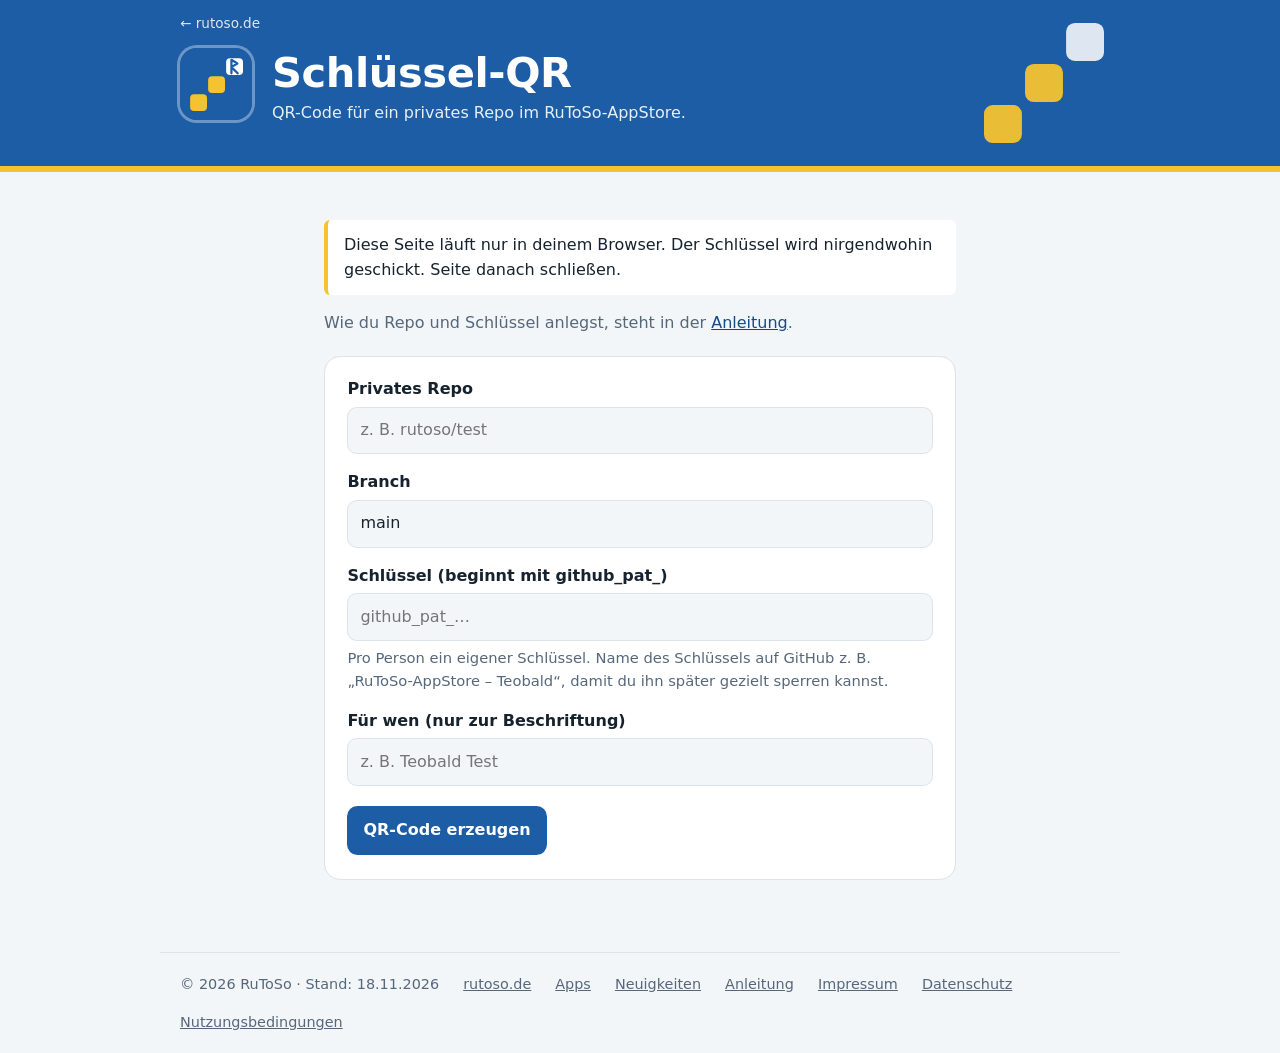
<file: schluessel-qr.html>
<!doctype html>
<html lang="de">
<head>
<meta charset="utf-8">
<meta name="viewport" content="width=device-width, initial-scale=1">
<title>Schlüssel-QR – RuToSo-Apps</title>
<meta name="robots" content="noindex">
<link rel="icon" href="assets/favicon-32.png" sizes="32x32">
<link rel="apple-touch-icon" href="assets/icon-192.png">
<link rel="stylesheet" href="assets/style.css">
<style>
.formular{background:var(--flaeche);border:1px solid var(--linie);border-radius:1rem;padding:1.25rem 1.4rem 1.5rem;margin-top:1.25rem}
.formular label{display:block;font-weight:600;margin:1rem 0 .3rem}
.formular label:first-child{margin-top:0}
.formular input{width:100%;font:inherit;padding:.65rem .75rem;border:1px solid var(--linie);border-radius:.6rem;background:var(--grund);color:var(--text)}
.formular input:focus{border-color:var(--blau);outline:none}
.formular .hinweis{font-size:.92rem;margin:.4rem 0 0}
.formular button.laden{border:0;font:inherit;font-weight:600;cursor:pointer;margin-top:1.25rem}
#fehler{color:#B42318;font-weight:600;margin:.75rem 0 0}
#fehler:empty{display:none}
.ergebnis{margin-top:1.5rem;text-align:center}
#qr{background:#fff;padding:1rem;border-radius:.8rem;display:inline-block;border:1px solid var(--linie)}
#qr:empty{display:none}
#unter{margin:.75rem auto 0;max-width:30rem}
</style>
</head>
<body>
<header class="kopf"><a class="zur-hauptseite" href="https://rutoso.de">← rutoso.de</a><div class="kopf-inhalt">
  <a href="index.html"><img src="assets/logo.svg" alt="RuToSo"></a>
  <div><h1>Schlüssel-QR</h1><p>QR-Code für ein privates Repo im RuToSo-AppStore.</p></div>
</div></header>
<main class="schritte">
  <p class="kasten">Diese Seite läuft nur in deinem Browser. Der Schlüssel wird nirgendwohin geschickt. Seite danach schließen.</p>
  <p class="hinweis">Wie du Repo und Schlüssel anlegst, steht in der <a href="anleitung.html#eigenes-repo">Anleitung</a>.</p>
  <div class="formular">
    <label for="repo">Privates Repo</label>
    <input id="repo" placeholder="z. B. rutoso/test" autocomplete="off" spellcheck="false">
    <label for="branch">Branch</label>
    <input id="branch" value="main" autocomplete="off" spellcheck="false">
    <label for="token">Schlüssel (beginnt mit github_pat_)</label>
    <input id="token" type="password" autocomplete="off" spellcheck="false" placeholder="github_pat_…">
    <p class="hinweis">Pro Person ein eigener Schlüssel. Name des Schlüssels auf GitHub z. B. „RuToSo-AppStore – Teobald“, damit du ihn später gezielt sperren kannst.</p>
    <label for="name">Für wen (nur zur Beschriftung)</label>
    <input id="name" placeholder="z. B. Teobald Test" autocomplete="off">
    <button id="los" type="button" class="laden">QR-Code erzeugen</button>
    <p id="fehler" role="alert"></p>
  </div>
  <div class="ergebnis">
    <div id="qr"></div>
    <p id="unter" class="hinweis"></p>
  </div>
</main>
<footer class="fuss">
  <span>© <span class="jahr">2026</span> RuToSo<span class="stand" data-datum="2026-11-18"> · Stand: 18.11.2026</span></span>
  <a href="https://rutoso.de">rutoso.de</a>
  <a href="index.html">Apps</a>
  <a href="neu.html">Neuigkeiten</a>
  <a href="anleitung.html">Anleitung</a>
  <a href="impressum.html">Impressum</a>
  <a href="datenschutz.html">Datenschutz</a>
  <a href="nutzungsbedingungen.html">Nutzungsbedingungen</a>
</footer>
<script>
/* qrcode-generator 1.4.4 – Copyright (c) 2009 Kazuhiko Arase – MIT-Lizenz */
//---------------------------------------------------------------------
//
// QR Code Generator for JavaScript
//
// Copyright (c) 2009 Kazuhiko Arase
//
// URL: http://www.d-project.com/
//
// Licensed under the MIT license:
//  http://www.opensource.org/licenses/mit-license.php
//
// The word 'QR Code' is registered trademark of
// DENSO WAVE INCORPORATED
//  http://www.denso-wave.com/qrcode/faqpatent-e.html
//
//---------------------------------------------------------------------

var qrcode = function() {

  //---------------------------------------------------------------------
  // qrcode
  //---------------------------------------------------------------------

  /**
   * qrcode
   * @param typeNumber 1 to 40
   * @param errorCorrectionLevel 'L','M','Q','H'
   */
  var qrcode = function(typeNumber, errorCorrectionLevel) {

    var PAD0 = 0xEC;
    var PAD1 = 0x11;

    var _typeNumber = typeNumber;
    var _errorCorrectionLevel = QRErrorCorrectionLevel[errorCorrectionLevel];
    var _modules = null;
    var _moduleCount = 0;
    var _dataCache = null;
    var _dataList = [];

    var _this = {};

    var makeImpl = function(test, maskPattern) {

      _moduleCount = _typeNumber * 4 + 17;
      _modules = function(moduleCount) {
        var modules = new Array(moduleCount);
        for (var row = 0; row < moduleCount; row += 1) {
          modules[row] = new Array(moduleCount);
          for (var col = 0; col < moduleCount; col += 1) {
            modules[row][col] = null;
          }
        }
        return modules;
      }(_moduleCount);

      setupPositionProbePattern(0, 0);
      setupPositionProbePattern(_moduleCount - 7, 0);
      setupPositionProbePattern(0, _moduleCount - 7);
      setupPositionAdjustPattern();
      setupTimingPattern();
      setupTypeInfo(test, maskPattern);

      if (_typeNumber >= 7) {
        setupTypeNumber(test);
      }

      if (_dataCache == null) {
        _dataCache = createData(_typeNumber, _errorCorrectionLevel, _dataList);
      }

      mapData(_dataCache, maskPattern);
    };

    var setupPositionProbePattern = function(row, col) {

      for (var r = -1; r <= 7; r += 1) {

        if (row + r <= -1 || _moduleCount <= row + r) continue;

        for (var c = -1; c <= 7; c += 1) {

          if (col + c <= -1 || _moduleCount <= col + c) continue;

          if ( (0 <= r && r <= 6 && (c == 0 || c == 6) )
              || (0 <= c && c <= 6 && (r == 0 || r == 6) )
              || (2 <= r && r <= 4 && 2 <= c && c <= 4) ) {
            _modules[row + r][col + c] = true;
          } else {
            _modules[row + r][col + c] = false;
          }
        }
      }
    };

    var getBestMaskPattern = function() {

      var minLostPoint = 0;
      var pattern = 0;

      for (var i = 0; i < 8; i += 1) {

        makeImpl(true, i);

        var lostPoint = QRUtil.getLostPoint(_this);

        if (i == 0 || minLostPoint > lostPoint) {
          minLostPoint = lostPoint;
          pattern = i;
        }
      }

      return pattern;
    };

    var setupTimingPattern = function() {

      for (var r = 8; r < _moduleCount - 8; r += 1) {
        if (_modules[r][6] != null) {
          continue;
        }
        _modules[r][6] = (r % 2 == 0);
      }

      for (var c = 8; c < _moduleCount - 8; c += 1) {
        if (_modules[6][c] != null) {
          continue;
        }
        _modules[6][c] = (c % 2 == 0);
      }
    };

    var setupPositionAdjustPattern = function() {

      var pos = QRUtil.getPatternPosition(_typeNumber);

      for (var i = 0; i < pos.length; i += 1) {

        for (var j = 0; j < pos.length; j += 1) {

          var row = pos[i];
          var col = pos[j];

          if (_modules[row][col] != null) {
            continue;
          }

          for (var r = -2; r <= 2; r += 1) {

            for (var c = -2; c <= 2; c += 1) {

              if (r == -2 || r == 2 || c == -2 || c == 2
                  || (r == 0 && c == 0) ) {
                _modules[row + r][col + c] = true;
              } else {
                _modules[row + r][col + c] = false;
              }
            }
          }
        }
      }
    };

    var setupTypeNumber = function(test) {

      var bits = QRUtil.getBCHTypeNumber(_typeNumber);

      for (var i = 0; i < 18; i += 1) {
        var mod = (!test && ( (bits >> i) & 1) == 1);
        _modules[Math.floor(i / 3)][i % 3 + _moduleCount - 8 - 3] = mod;
      }

      for (var i = 0; i < 18; i += 1) {
        var mod = (!test && ( (bits >> i) & 1) == 1);
        _modules[i % 3 + _moduleCount - 8 - 3][Math.floor(i / 3)] = mod;
      }
    };

    var setupTypeInfo = function(test, maskPattern) {

      var data = (_errorCorrectionLevel << 3) | maskPattern;
      var bits = QRUtil.getBCHTypeInfo(data);

      // vertical
      for (var i = 0; i < 15; i += 1) {

        var mod = (!test && ( (bits >> i) & 1) == 1);

        if (i < 6) {
          _modules[i][8] = mod;
        } else if (i < 8) {
          _modules[i + 1][8] = mod;
        } else {
          _modules[_moduleCount - 15 + i][8] = mod;
        }
      }

      // horizontal
      for (var i = 0; i < 15; i += 1) {

        var mod = (!test && ( (bits >> i) & 1) == 1);

        if (i < 8) {
          _modules[8][_moduleCount - i - 1] = mod;
        } else if (i < 9) {
          _modules[8][15 - i - 1 + 1] = mod;
        } else {
          _modules[8][15 - i - 1] = mod;
        }
      }

      // fixed module
      _modules[_moduleCount - 8][8] = (!test);
    };

    var mapData = function(data, maskPattern) {

      var inc = -1;
      var row = _moduleCount - 1;
      var bitIndex = 7;
      var byteIndex = 0;
      var maskFunc = QRUtil.getMaskFunction(maskPattern);

      for (var col = _moduleCount - 1; col > 0; col -= 2) {

        if (col == 6) col -= 1;

        while (true) {

          for (var c = 0; c < 2; c += 1) {

            if (_modules[row][col - c] == null) {

              var dark = false;

              if (byteIndex < data.length) {
                dark = ( ( (data[byteIndex] >>> bitIndex) & 1) == 1);
              }

              var mask = maskFunc(row, col - c);

              if (mask) {
                dark = !dark;
              }

              _modules[row][col - c] = dark;
              bitIndex -= 1;

              if (bitIndex == -1) {
                byteIndex += 1;
                bitIndex = 7;
              }
            }
          }

          row += inc;

          if (row < 0 || _moduleCount <= row) {
            row -= inc;
            inc = -inc;
            break;
          }
        }
      }
    };

    var createBytes = function(buffer, rsBlocks) {

      var offset = 0;

      var maxDcCount = 0;
      var maxEcCount = 0;

      var dcdata = new Array(rsBlocks.length);
      var ecdata = new Array(rsBlocks.length);

      for (var r = 0; r < rsBlocks.length; r += 1) {

        var dcCount = rsBlocks[r].dataCount;
        var ecCount = rsBlocks[r].totalCount - dcCount;

        maxDcCount = Math.max(maxDcCount, dcCount);
        maxEcCount = Math.max(maxEcCount, ecCount);

        dcdata[r] = new Array(dcCount);

        for (var i = 0; i < dcdata[r].length; i += 1) {
          dcdata[r][i] = 0xff & buffer.getBuffer()[i + offset];
        }
        offset += dcCount;

        var rsPoly = QRUtil.getErrorCorrectPolynomial(ecCount);
        var rawPoly = qrPolynomial(dcdata[r], rsPoly.getLength() - 1);

        var modPoly = rawPoly.mod(rsPoly);
        ecdata[r] = new Array(rsPoly.getLength() - 1);
        for (var i = 0; i < ecdata[r].length; i += 1) {
          var modIndex = i + modPoly.getLength() - ecdata[r].length;
          ecdata[r][i] = (modIndex >= 0)? modPoly.getAt(modIndex) : 0;
        }
      }

      var totalCodeCount = 0;
      for (var i = 0; i < rsBlocks.length; i += 1) {
        totalCodeCount += rsBlocks[i].totalCount;
      }

      var data = new Array(totalCodeCount);
      var index = 0;

      for (var i = 0; i < maxDcCount; i += 1) {
        for (var r = 0; r < rsBlocks.length; r += 1) {
          if (i < dcdata[r].length) {
            data[index] = dcdata[r][i];
            index += 1;
          }
        }
      }

      for (var i = 0; i < maxEcCount; i += 1) {
        for (var r = 0; r < rsBlocks.length; r += 1) {
          if (i < ecdata[r].length) {
            data[index] = ecdata[r][i];
            index += 1;
          }
        }
      }

      return data;
    };

    var createData = function(typeNumber, errorCorrectionLevel, dataList) {

      var rsBlocks = QRRSBlock.getRSBlocks(typeNumber, errorCorrectionLevel);

      var buffer = qrBitBuffer();

      for (var i = 0; i < dataList.length; i += 1) {
        var data = dataList[i];
        buffer.put(data.getMode(), 4);
        buffer.put(data.getLength(), QRUtil.getLengthInBits(data.getMode(), typeNumber) );
        data.write(buffer);
      }

      // calc num max data.
      var totalDataCount = 0;
      for (var i = 0; i < rsBlocks.length; i += 1) {
        totalDataCount += rsBlocks[i].dataCount;
      }

      if (buffer.getLengthInBits() > totalDataCount * 8) {
        throw 'code length overflow. ('
          + buffer.getLengthInBits()
          + '>'
          + totalDataCount * 8
          + ')';
      }

      // end code
      if (buffer.getLengthInBits() + 4 <= totalDataCount * 8) {
        buffer.put(0, 4);
      }

      // padding
      while (buffer.getLengthInBits() % 8 != 0) {
        buffer.putBit(false);
      }

      // padding
      while (true) {

        if (buffer.getLengthInBits() >= totalDataCount * 8) {
          break;
        }
        buffer.put(PAD0, 8);

        if (buffer.getLengthInBits() >= totalDataCount * 8) {
          break;
        }
        buffer.put(PAD1, 8);
      }

      return createBytes(buffer, rsBlocks);
    };

    _this.addData = function(data, mode) {

      mode = mode || 'Byte';

      var newData = null;

      switch(mode) {
      case 'Numeric' :
        newData = qrNumber(data);
        break;
      case 'Alphanumeric' :
        newData = qrAlphaNum(data);
        break;
      case 'Byte' :
        newData = qr8BitByte(data);
        break;
      case 'Kanji' :
        newData = qrKanji(data);
        break;
      default :
        throw 'mode:' + mode;
      }

      _dataList.push(newData);
      _dataCache = null;
    };

    _this.isDark = function(row, col) {
      if (row < 0 || _moduleCount <= row || col < 0 || _moduleCount <= col) {
        throw row + ',' + col;
      }
      return _modules[row][col];
    };

    _this.getModuleCount = function() {
      return _moduleCount;
    };

    _this.make = function() {
      if (_typeNumber < 1) {
        var typeNumber = 1;

        for (; typeNumber < 40; typeNumber++) {
          var rsBlocks = QRRSBlock.getRSBlocks(typeNumber, _errorCorrectionLevel);
          var buffer = qrBitBuffer();

          for (var i = 0; i < _dataList.length; i++) {
            var data = _dataList[i];
            buffer.put(data.getMode(), 4);
            buffer.put(data.getLength(), QRUtil.getLengthInBits(data.getMode(), typeNumber) );
            data.write(buffer);
          }

          var totalDataCount = 0;
          for (var i = 0; i < rsBlocks.length; i++) {
            totalDataCount += rsBlocks[i].dataCount;
          }

          if (buffer.getLengthInBits() <= totalDataCount * 8) {
            break;
          }
        }

        _typeNumber = typeNumber;
      }

      makeImpl(false, getBestMaskPattern() );
    };

    _this.createTableTag = function(cellSize, margin) {

      cellSize = cellSize || 2;
      margin = (typeof margin == 'undefined')? cellSize * 4 : margin;

      var qrHtml = '';

      qrHtml += '<table style="';
      qrHtml += ' border-width: 0px; border-style: none;';
      qrHtml += ' border-collapse: collapse;';
      qrHtml += ' padding: 0px; margin: ' + margin + 'px;';
      qrHtml += '">';
      qrHtml += '<tbody>';

      for (var r = 0; r < _this.getModuleCount(); r += 1) {

        qrHtml += '<tr>';

        for (var c = 0; c < _this.getModuleCount(); c += 1) {
          qrHtml += '<td style="';
          qrHtml += ' border-width: 0px; border-style: none;';
          qrHtml += ' border-collapse: collapse;';
          qrHtml += ' padding: 0px; margin: 0px;';
          qrHtml += ' width: ' + cellSize + 'px;';
          qrHtml += ' height: ' + cellSize + 'px;';
          qrHtml += ' background-color: ';
          qrHtml += _this.isDark(r, c)? '#000000' : '#ffffff';
          qrHtml += ';';
          qrHtml += '"/>';
        }

        qrHtml += '</tr>';
      }

      qrHtml += '</tbody>';
      qrHtml += '</table>';

      return qrHtml;
    };

    _this.createSvgTag = function(cellSize, margin, alt, title) {

      var opts = {};
      if (typeof arguments[0] == 'object') {
        // Called by options.
        opts = arguments[0];
        // overwrite cellSize and margin.
        cellSize = opts.cellSize;
        margin = opts.margin;
        alt = opts.alt;
        title = opts.title;
      }

      cellSize = cellSize || 2;
      margin = (typeof margin == 'undefined')? cellSize * 4 : margin;

      // Compose alt property surrogate
      alt = (typeof alt === 'string') ? {text: alt} : alt || {};
      alt.text = alt.text || null;
      alt.id = (alt.text) ? alt.id || 'qrcode-description' : null;

      // Compose title property surrogate
      title = (typeof title === 'string') ? {text: title} : title || {};
      title.text = title.text || null;
      title.id = (title.text) ? title.id || 'qrcode-title' : null;

      var size = _this.getModuleCount() * cellSize + margin * 2;
      var c, mc, r, mr, qrSvg='', rect;

      rect = 'l' + cellSize + ',0 0,' + cellSize +
        ' -' + cellSize + ',0 0,-' + cellSize + 'z ';

      qrSvg += '<svg version="1.1" xmlns="http://www.w3.org/2000/svg"';
      qrSvg += !opts.scalable ? ' width="' + size + 'px" height="' + size + 'px"' : '';
      qrSvg += ' viewBox="0 0 ' + size + ' ' + size + '" ';
      qrSvg += ' preserveAspectRatio="xMinYMin meet"';
      qrSvg += (title.text || alt.text) ? ' role="img" aria-labelledby="' +
          escapeXml([title.id, alt.id].join(' ').trim() ) + '"' : '';
      qrSvg += '>';
      qrSvg += (title.text) ? '<title id="' + escapeXml(title.id) + '">' +
          escapeXml(title.text) + '</title>' : '';
      qrSvg += (alt.text) ? '<description id="' + escapeXml(alt.id) + '">' +
          escapeXml(alt.text) + '</description>' : '';
      qrSvg += '<rect width="100%" height="100%" fill="white" cx="0" cy="0"/>';
      qrSvg += '<path d="';

      for (r = 0; r < _this.getModuleCount(); r += 1) {
        mr = r * cellSize + margin;
        for (c = 0; c < _this.getModuleCount(); c += 1) {
          if (_this.isDark(r, c) ) {
            mc = c*cellSize+margin;
            qrSvg += 'M' + mc + ',' + mr + rect;
          }
        }
      }

      qrSvg += '" stroke="transparent" fill="black"/>';
      qrSvg += '</svg>';

      return qrSvg;
    };

    _this.createDataURL = function(cellSize, margin) {

      cellSize = cellSize || 2;
      margin = (typeof margin == 'undefined')? cellSize * 4 : margin;

      var size = _this.getModuleCount() * cellSize + margin * 2;
      var min = margin;
      var max = size - margin;

      return createDataURL(size, size, function(x, y) {
        if (min <= x && x < max && min <= y && y < max) {
          var c = Math.floor( (x - min) / cellSize);
          var r = Math.floor( (y - min) / cellSize);
          return _this.isDark(r, c)? 0 : 1;
        } else {
          return 1;
        }
      } );
    };

    _this.createImgTag = function(cellSize, margin, alt) {

      cellSize = cellSize || 2;
      margin = (typeof margin == 'undefined')? cellSize * 4 : margin;

      var size = _this.getModuleCount() * cellSize + margin * 2;

      var img = '';
      img += '<img';
      img += '\u0020src="';
      img += _this.createDataURL(cellSize, margin);
      img += '"';
      img += '\u0020width="';
      img += size;
      img += '"';
      img += '\u0020height="';
      img += size;
      img += '"';
      if (alt) {
        img += '\u0020alt="';
        img += escapeXml(alt);
        img += '"';
      }
      img += '/>';

      return img;
    };

    var escapeXml = function(s) {
      var escaped = '';
      for (var i = 0; i < s.length; i += 1) {
        var c = s.charAt(i);
        switch(c) {
        case '<': escaped += '&lt;'; break;
        case '>': escaped += '&gt;'; break;
        case '&': escaped += '&amp;'; break;
        case '"': escaped += '&quot;'; break;
        default : escaped += c; break;
        }
      }
      return escaped;
    };

    var _createHalfASCII = function(margin) {
      var cellSize = 1;
      margin = (typeof margin == 'undefined')? cellSize * 2 : margin;

      var size = _this.getModuleCount() * cellSize + margin * 2;
      var min = margin;
      var max = size - margin;

      var y, x, r1, r2, p;

      var blocks = {
        '██': '█',
        '█ ': '▀',
        ' █': '▄',
        '  ': ' '
      };

      var blocksLastLineNoMargin = {
        '██': '▀',
        '█ ': '▀',
        ' █': ' ',
        '  ': ' '
      };

      var ascii = '';
      for (y = 0; y < size; y += 2) {
        r1 = Math.floor((y - min) / cellSize);
        r2 = Math.floor((y + 1 - min) / cellSize);
        for (x = 0; x < size; x += 1) {
          p = '█';

          if (min <= x && x < max && min <= y && y < max && _this.isDark(r1, Math.floor((x - min) / cellSize))) {
            p = ' ';
          }

          if (min <= x && x < max && min <= y+1 && y+1 < max && _this.isDark(r2, Math.floor((x - min) / cellSize))) {
            p += ' ';
          }
          else {
            p += '█';
          }

          // Output 2 characters per pixel, to create full square. 1 character per pixels gives only half width of square.
          ascii += (margin < 1 && y+1 >= max) ? blocksLastLineNoMargin[p] : blocks[p];
        }

        ascii += '\n';
      }

      if (size % 2 && margin > 0) {
        return ascii.substring(0, ascii.length - size - 1) + Array(size+1).join('▀');
      }

      return ascii.substring(0, ascii.length-1);
    };

    _this.createASCII = function(cellSize, margin) {
      cellSize = cellSize || 1;

      if (cellSize < 2) {
        return _createHalfASCII(margin);
      }

      cellSize -= 1;
      margin = (typeof margin == 'undefined')? cellSize * 2 : margin;

      var size = _this.getModuleCount() * cellSize + margin * 2;
      var min = margin;
      var max = size - margin;

      var y, x, r, p;

      var white = Array(cellSize+1).join('██');
      var black = Array(cellSize+1).join('  ');

      var ascii = '';
      var line = '';
      for (y = 0; y < size; y += 1) {
        r = Math.floor( (y - min) / cellSize);
        line = '';
        for (x = 0; x < size; x += 1) {
          p = 1;

          if (min <= x && x < max && min <= y && y < max && _this.isDark(r, Math.floor((x - min) / cellSize))) {
            p = 0;
          }

          // Output 2 characters per pixel, to create full square. 1 character per pixels gives only half width of square.
          line += p ? white : black;
        }

        for (r = 0; r < cellSize; r += 1) {
          ascii += line + '\n';
        }
      }

      return ascii.substring(0, ascii.length-1);
    };

    _this.renderTo2dContext = function(context, cellSize) {
      cellSize = cellSize || 2;
      var length = _this.getModuleCount();
      for (var row = 0; row < length; row++) {
        for (var col = 0; col < length; col++) {
          context.fillStyle = _this.isDark(row, col) ? 'black' : 'white';
          context.fillRect(row * cellSize, col * cellSize, cellSize, cellSize);
        }
      }
    }

    return _this;
  };

  //---------------------------------------------------------------------
  // qrcode.stringToBytes
  //---------------------------------------------------------------------

  qrcode.stringToBytesFuncs = {
    'default' : function(s) {
      var bytes = [];
      for (var i = 0; i < s.length; i += 1) {
        var c = s.charCodeAt(i);
        bytes.push(c & 0xff);
      }
      return bytes;
    }
  };

  qrcode.stringToBytes = qrcode.stringToBytesFuncs['default'];

  //---------------------------------------------------------------------
  // qrcode.createStringToBytes
  //---------------------------------------------------------------------

  /**
   * @param unicodeData base64 string of byte array.
   * [16bit Unicode],[16bit Bytes], ...
   * @param numChars
   */
  qrcode.createStringToBytes = function(unicodeData, numChars) {

    // create conversion map.

    var unicodeMap = function() {

      var bin = base64DecodeInputStream(unicodeData);
      var read = function() {
        var b = bin.read();
        if (b == -1) throw 'eof';
        return b;
      };

      var count = 0;
      var unicodeMap = {};
      while (true) {
        var b0 = bin.read();
        if (b0 == -1) break;
        var b1 = read();
        var b2 = read();
        var b3 = read();
        var k = String.fromCharCode( (b0 << 8) | b1);
        var v = (b2 << 8) | b3;
        unicodeMap[k] = v;
        count += 1;
      }
      if (count != numChars) {
        throw count + ' != ' + numChars;
      }

      return unicodeMap;
    }();

    var unknownChar = '?'.charCodeAt(0);

    return function(s) {
      var bytes = [];
      for (var i = 0; i < s.length; i += 1) {
        var c = s.charCodeAt(i);
        if (c < 128) {
          bytes.push(c);
        } else {
          var b = unicodeMap[s.charAt(i)];
          if (typeof b == 'number') {
            if ( (b & 0xff) == b) {
              // 1byte
              bytes.push(b);
            } else {
              // 2bytes
              bytes.push(b >>> 8);
              bytes.push(b & 0xff);
            }
          } else {
            bytes.push(unknownChar);
          }
        }
      }
      return bytes;
    };
  };

  //---------------------------------------------------------------------
  // QRMode
  //---------------------------------------------------------------------

  var QRMode = {
    MODE_NUMBER :    1 << 0,
    MODE_ALPHA_NUM : 1 << 1,
    MODE_8BIT_BYTE : 1 << 2,
    MODE_KANJI :     1 << 3
  };

  //---------------------------------------------------------------------
  // QRErrorCorrectionLevel
  //---------------------------------------------------------------------

  var QRErrorCorrectionLevel = {
    L : 1,
    M : 0,
    Q : 3,
    H : 2
  };

  //---------------------------------------------------------------------
  // QRMaskPattern
  //---------------------------------------------------------------------

  var QRMaskPattern = {
    PATTERN000 : 0,
    PATTERN001 : 1,
    PATTERN010 : 2,
    PATTERN011 : 3,
    PATTERN100 : 4,
    PATTERN101 : 5,
    PATTERN110 : 6,
    PATTERN111 : 7
  };

  //---------------------------------------------------------------------
  // QRUtil
  //---------------------------------------------------------------------

  var QRUtil = function() {

    var PATTERN_POSITION_TABLE = [
      [],
      [6, 18],
      [6, 22],
      [6, 26],
      [6, 30],
      [6, 34],
      [6, 22, 38],
      [6, 24, 42],
      [6, 26, 46],
      [6, 28, 50],
      [6, 30, 54],
      [6, 32, 58],
      [6, 34, 62],
      [6, 26, 46, 66],
      [6, 26, 48, 70],
      [6, 26, 50, 74],
      [6, 30, 54, 78],
      [6, 30, 56, 82],
      [6, 30, 58, 86],
      [6, 34, 62, 90],
      [6, 28, 50, 72, 94],
      [6, 26, 50, 74, 98],
      [6, 30, 54, 78, 102],
      [6, 28, 54, 80, 106],
      [6, 32, 58, 84, 110],
      [6, 30, 58, 86, 114],
      [6, 34, 62, 90, 118],
      [6, 26, 50, 74, 98, 122],
      [6, 30, 54, 78, 102, 126],
      [6, 26, 52, 78, 104, 130],
      [6, 30, 56, 82, 108, 134],
      [6, 34, 60, 86, 112, 138],
      [6, 30, 58, 86, 114, 142],
      [6, 34, 62, 90, 118, 146],
      [6, 30, 54, 78, 102, 126, 150],
      [6, 24, 50, 76, 102, 128, 154],
      [6, 28, 54, 80, 106, 132, 158],
      [6, 32, 58, 84, 110, 136, 162],
      [6, 26, 54, 82, 110, 138, 166],
      [6, 30, 58, 86, 114, 142, 170]
    ];
    var G15 = (1 << 10) | (1 << 8) | (1 << 5) | (1 << 4) | (1 << 2) | (1 << 1) | (1 << 0);
    var G18 = (1 << 12) | (1 << 11) | (1 << 10) | (1 << 9) | (1 << 8) | (1 << 5) | (1 << 2) | (1 << 0);
    var G15_MASK = (1 << 14) | (1 << 12) | (1 << 10) | (1 << 4) | (1 << 1);

    var _this = {};

    var getBCHDigit = function(data) {
      var digit = 0;
      while (data != 0) {
        digit += 1;
        data >>>= 1;
      }
      return digit;
    };

    _this.getBCHTypeInfo = function(data) {
      var d = data << 10;
      while (getBCHDigit(d) - getBCHDigit(G15) >= 0) {
        d ^= (G15 << (getBCHDigit(d) - getBCHDigit(G15) ) );
      }
      return ( (data << 10) | d) ^ G15_MASK;
    };

    _this.getBCHTypeNumber = function(data) {
      var d = data << 12;
      while (getBCHDigit(d) - getBCHDigit(G18) >= 0) {
        d ^= (G18 << (getBCHDigit(d) - getBCHDigit(G18) ) );
      }
      return (data << 12) | d;
    };

    _this.getPatternPosition = function(typeNumber) {
      return PATTERN_POSITION_TABLE[typeNumber - 1];
    };

    _this.getMaskFunction = function(maskPattern) {

      switch (maskPattern) {

      case QRMaskPattern.PATTERN000 :
        return function(i, j) { return (i + j) % 2 == 0; };
      case QRMaskPattern.PATTERN001 :
        return function(i, j) { return i % 2 == 0; };
      case QRMaskPattern.PATTERN010 :
        return function(i, j) { return j % 3 == 0; };
      case QRMaskPattern.PATTERN011 :
        return function(i, j) { return (i + j) % 3 == 0; };
      case QRMaskPattern.PATTERN100 :
        return function(i, j) { return (Math.floor(i / 2) + Math.floor(j / 3) ) % 2 == 0; };
      case QRMaskPattern.PATTERN101 :
        return function(i, j) { return (i * j) % 2 + (i * j) % 3 == 0; };
      case QRMaskPattern.PATTERN110 :
        return function(i, j) { return ( (i * j) % 2 + (i * j) % 3) % 2 == 0; };
      case QRMaskPattern.PATTERN111 :
        return function(i, j) { return ( (i * j) % 3 + (i + j) % 2) % 2 == 0; };

      default :
        throw 'bad maskPattern:' + maskPattern;
      }
    };

    _this.getErrorCorrectPolynomial = function(errorCorrectLength) {
      var a = qrPolynomial([1], 0);
      for (var i = 0; i < errorCorrectLength; i += 1) {
        a = a.multiply(qrPolynomial([1, QRMath.gexp(i)], 0) );
      }
      return a;
    };

    _this.getLengthInBits = function(mode, type) {

      if (1 <= type && type < 10) {

        // 1 - 9

        switch(mode) {
        case QRMode.MODE_NUMBER    : return 10;
        case QRMode.MODE_ALPHA_NUM : return 9;
        case QRMode.MODE_8BIT_BYTE : return 8;
        case QRMode.MODE_KANJI     : return 8;
        default :
          throw 'mode:' + mode;
        }

      } else if (type < 27) {

        // 10 - 26

        switch(mode) {
        case QRMode.MODE_NUMBER    : return 12;
        case QRMode.MODE_ALPHA_NUM : return 11;
        case QRMode.MODE_8BIT_BYTE : return 16;
        case QRMode.MODE_KANJI     : return 10;
        default :
          throw 'mode:' + mode;
        }

      } else if (type < 41) {

        // 27 - 40

        switch(mode) {
        case QRMode.MODE_NUMBER    : return 14;
        case QRMode.MODE_ALPHA_NUM : return 13;
        case QRMode.MODE_8BIT_BYTE : return 16;
        case QRMode.MODE_KANJI     : return 12;
        default :
          throw 'mode:' + mode;
        }

      } else {
        throw 'type:' + type;
      }
    };

    _this.getLostPoint = function(qrcode) {

      var moduleCount = qrcode.getModuleCount();

      var lostPoint = 0;

      // LEVEL1

      for (var row = 0; row < moduleCount; row += 1) {
        for (var col = 0; col < moduleCount; col += 1) {

          var sameCount = 0;
          var dark = qrcode.isDark(row, col);

          for (var r = -1; r <= 1; r += 1) {

            if (row + r < 0 || moduleCount <= row + r) {
              continue;
            }

            for (var c = -1; c <= 1; c += 1) {

              if (col + c < 0 || moduleCount <= col + c) {
                continue;
              }

              if (r == 0 && c == 0) {
                continue;
              }

              if (dark == qrcode.isDark(row + r, col + c) ) {
                sameCount += 1;
              }
            }
          }

          if (sameCount > 5) {
            lostPoint += (3 + sameCount - 5);
          }
        }
      };

      // LEVEL2

      for (var row = 0; row < moduleCount - 1; row += 1) {
        for (var col = 0; col < moduleCount - 1; col += 1) {
          var count = 0;
          if (qrcode.isDark(row, col) ) count += 1;
          if (qrcode.isDark(row + 1, col) ) count += 1;
          if (qrcode.isDark(row, col + 1) ) count += 1;
          if (qrcode.isDark(row + 1, col + 1) ) count += 1;
          if (count == 0 || count == 4) {
            lostPoint += 3;
          }
        }
      }

      // LEVEL3

      for (var row = 0; row < moduleCount; row += 1) {
        for (var col = 0; col < moduleCount - 6; col += 1) {
          if (qrcode.isDark(row, col)
              && !qrcode.isDark(row, col + 1)
              &&  qrcode.isDark(row, col + 2)
              &&  qrcode.isDark(row, col + 3)
              &&  qrcode.isDark(row, col + 4)
              && !qrcode.isDark(row, col + 5)
              &&  qrcode.isDark(row, col + 6) ) {
            lostPoint += 40;
          }
        }
      }

      for (var col = 0; col < moduleCount; col += 1) {
        for (var row = 0; row < moduleCount - 6; row += 1) {
          if (qrcode.isDark(row, col)
              && !qrcode.isDark(row + 1, col)
              &&  qrcode.isDark(row + 2, col)
              &&  qrcode.isDark(row + 3, col)
              &&  qrcode.isDark(row + 4, col)
              && !qrcode.isDark(row + 5, col)
              &&  qrcode.isDark(row + 6, col) ) {
            lostPoint += 40;
          }
        }
      }

      // LEVEL4

      var darkCount = 0;

      for (var col = 0; col < moduleCount; col += 1) {
        for (var row = 0; row < moduleCount; row += 1) {
          if (qrcode.isDark(row, col) ) {
            darkCount += 1;
          }
        }
      }

      var ratio = Math.abs(100 * darkCount / moduleCount / moduleCount - 50) / 5;
      lostPoint += ratio * 10;

      return lostPoint;
    };

    return _this;
  }();

  //---------------------------------------------------------------------
  // QRMath
  //---------------------------------------------------------------------

  var QRMath = function() {

    var EXP_TABLE = new Array(256);
    var LOG_TABLE = new Array(256);

    // initialize tables
    for (var i = 0; i < 8; i += 1) {
      EXP_TABLE[i] = 1 << i;
    }
    for (var i = 8; i < 256; i += 1) {
      EXP_TABLE[i] = EXP_TABLE[i - 4]
        ^ EXP_TABLE[i - 5]
        ^ EXP_TABLE[i - 6]
        ^ EXP_TABLE[i - 8];
    }
    for (var i = 0; i < 255; i += 1) {
      LOG_TABLE[EXP_TABLE[i] ] = i;
    }

    var _this = {};

    _this.glog = function(n) {

      if (n < 1) {
        throw 'glog(' + n + ')';
      }

      return LOG_TABLE[n];
    };

    _this.gexp = function(n) {

      while (n < 0) {
        n += 255;
      }

      while (n >= 256) {
        n -= 255;
      }

      return EXP_TABLE[n];
    };

    return _this;
  }();

  //---------------------------------------------------------------------
  // qrPolynomial
  //---------------------------------------------------------------------

  function qrPolynomial(num, shift) {

    if (typeof num.length == 'undefined') {
      throw num.length + '/' + shift;
    }

    var _num = function() {
      var offset = 0;
      while (offset < num.length && num[offset] == 0) {
        offset += 1;
      }
      var _num = new Array(num.length - offset + shift);
      for (var i = 0; i < num.length - offset; i += 1) {
        _num[i] = num[i + offset];
      }
      return _num;
    }();

    var _this = {};

    _this.getAt = function(index) {
      return _num[index];
    };

    _this.getLength = function() {
      return _num.length;
    };

    _this.multiply = function(e) {

      var num = new Array(_this.getLength() + e.getLength() - 1);

      for (var i = 0; i < _this.getLength(); i += 1) {
        for (var j = 0; j < e.getLength(); j += 1) {
          num[i + j] ^= QRMath.gexp(QRMath.glog(_this.getAt(i) ) + QRMath.glog(e.getAt(j) ) );
        }
      }

      return qrPolynomial(num, 0);
    };

    _this.mod = function(e) {

      if (_this.getLength() - e.getLength() < 0) {
        return _this;
      }

      var ratio = QRMath.glog(_this.getAt(0) ) - QRMath.glog(e.getAt(0) );

      var num = new Array(_this.getLength() );
      for (var i = 0; i < _this.getLength(); i += 1) {
        num[i] = _this.getAt(i);
      }

      for (var i = 0; i < e.getLength(); i += 1) {
        num[i] ^= QRMath.gexp(QRMath.glog(e.getAt(i) ) + ratio);
      }

      // recursive call
      return qrPolynomial(num, 0).mod(e);
    };

    return _this;
  };

  //---------------------------------------------------------------------
  // QRRSBlock
  //---------------------------------------------------------------------

  var QRRSBlock = function() {

    var RS_BLOCK_TABLE = [

      // L
      // M
      // Q
      // H

      // 1
      [1, 26, 19],
      [1, 26, 16],
      [1, 26, 13],
      [1, 26, 9],

      // 2
      [1, 44, 34],
      [1, 44, 28],
      [1, 44, 22],
      [1, 44, 16],

      // 3
      [1, 70, 55],
      [1, 70, 44],
      [2, 35, 17],
      [2, 35, 13],

      // 4
      [1, 100, 80],
      [2, 50, 32],
      [2, 50, 24],
      [4, 25, 9],

      // 5
      [1, 134, 108],
      [2, 67, 43],
      [2, 33, 15, 2, 34, 16],
      [2, 33, 11, 2, 34, 12],

      // 6
      [2, 86, 68],
      [4, 43, 27],
      [4, 43, 19],
      [4, 43, 15],

      // 7
      [2, 98, 78],
      [4, 49, 31],
      [2, 32, 14, 4, 33, 15],
      [4, 39, 13, 1, 40, 14],

      // 8
      [2, 121, 97],
      [2, 60, 38, 2, 61, 39],
      [4, 40, 18, 2, 41, 19],
      [4, 40, 14, 2, 41, 15],

      // 9
      [2, 146, 116],
      [3, 58, 36, 2, 59, 37],
      [4, 36, 16, 4, 37, 17],
      [4, 36, 12, 4, 37, 13],

      // 10
      [2, 86, 68, 2, 87, 69],
      [4, 69, 43, 1, 70, 44],
      [6, 43, 19, 2, 44, 20],
      [6, 43, 15, 2, 44, 16],

      // 11
      [4, 101, 81],
      [1, 80, 50, 4, 81, 51],
      [4, 50, 22, 4, 51, 23],
      [3, 36, 12, 8, 37, 13],

      // 12
      [2, 116, 92, 2, 117, 93],
      [6, 58, 36, 2, 59, 37],
      [4, 46, 20, 6, 47, 21],
      [7, 42, 14, 4, 43, 15],

      // 13
      [4, 133, 107],
      [8, 59, 37, 1, 60, 38],
      [8, 44, 20, 4, 45, 21],
      [12, 33, 11, 4, 34, 12],

      // 14
      [3, 145, 115, 1, 146, 116],
      [4, 64, 40, 5, 65, 41],
      [11, 36, 16, 5, 37, 17],
      [11, 36, 12, 5, 37, 13],

      // 15
      [5, 109, 87, 1, 110, 88],
      [5, 65, 41, 5, 66, 42],
      [5, 54, 24, 7, 55, 25],
      [11, 36, 12, 7, 37, 13],

      // 16
      [5, 122, 98, 1, 123, 99],
      [7, 73, 45, 3, 74, 46],
      [15, 43, 19, 2, 44, 20],
      [3, 45, 15, 13, 46, 16],

      // 17
      [1, 135, 107, 5, 136, 108],
      [10, 74, 46, 1, 75, 47],
      [1, 50, 22, 15, 51, 23],
      [2, 42, 14, 17, 43, 15],

      // 18
      [5, 150, 120, 1, 151, 121],
      [9, 69, 43, 4, 70, 44],
      [17, 50, 22, 1, 51, 23],
      [2, 42, 14, 19, 43, 15],

      // 19
      [3, 141, 113, 4, 142, 114],
      [3, 70, 44, 11, 71, 45],
      [17, 47, 21, 4, 48, 22],
      [9, 39, 13, 16, 40, 14],

      // 20
      [3, 135, 107, 5, 136, 108],
      [3, 67, 41, 13, 68, 42],
      [15, 54, 24, 5, 55, 25],
      [15, 43, 15, 10, 44, 16],

      // 21
      [4, 144, 116, 4, 145, 117],
      [17, 68, 42],
      [17, 50, 22, 6, 51, 23],
      [19, 46, 16, 6, 47, 17],

      // 22
      [2, 139, 111, 7, 140, 112],
      [17, 74, 46],
      [7, 54, 24, 16, 55, 25],
      [34, 37, 13],

      // 23
      [4, 151, 121, 5, 152, 122],
      [4, 75, 47, 14, 76, 48],
      [11, 54, 24, 14, 55, 25],
      [16, 45, 15, 14, 46, 16],

      // 24
      [6, 147, 117, 4, 148, 118],
      [6, 73, 45, 14, 74, 46],
      [11, 54, 24, 16, 55, 25],
      [30, 46, 16, 2, 47, 17],

      // 25
      [8, 132, 106, 4, 133, 107],
      [8, 75, 47, 13, 76, 48],
      [7, 54, 24, 22, 55, 25],
      [22, 45, 15, 13, 46, 16],

      // 26
      [10, 142, 114, 2, 143, 115],
      [19, 74, 46, 4, 75, 47],
      [28, 50, 22, 6, 51, 23],
      [33, 46, 16, 4, 47, 17],

      // 27
      [8, 152, 122, 4, 153, 123],
      [22, 73, 45, 3, 74, 46],
      [8, 53, 23, 26, 54, 24],
      [12, 45, 15, 28, 46, 16],

      // 28
      [3, 147, 117, 10, 148, 118],
      [3, 73, 45, 23, 74, 46],
      [4, 54, 24, 31, 55, 25],
      [11, 45, 15, 31, 46, 16],

      // 29
      [7, 146, 116, 7, 147, 117],
      [21, 73, 45, 7, 74, 46],
      [1, 53, 23, 37, 54, 24],
      [19, 45, 15, 26, 46, 16],

      // 30
      [5, 145, 115, 10, 146, 116],
      [19, 75, 47, 10, 76, 48],
      [15, 54, 24, 25, 55, 25],
      [23, 45, 15, 25, 46, 16],

      // 31
      [13, 145, 115, 3, 146, 116],
      [2, 74, 46, 29, 75, 47],
      [42, 54, 24, 1, 55, 25],
      [23, 45, 15, 28, 46, 16],

      // 32
      [17, 145, 115],
      [10, 74, 46, 23, 75, 47],
      [10, 54, 24, 35, 55, 25],
      [19, 45, 15, 35, 46, 16],

      // 33
      [17, 145, 115, 1, 146, 116],
      [14, 74, 46, 21, 75, 47],
      [29, 54, 24, 19, 55, 25],
      [11, 45, 15, 46, 46, 16],

      // 34
      [13, 145, 115, 6, 146, 116],
      [14, 74, 46, 23, 75, 47],
      [44, 54, 24, 7, 55, 25],
      [59, 46, 16, 1, 47, 17],

      // 35
      [12, 151, 121, 7, 152, 122],
      [12, 75, 47, 26, 76, 48],
      [39, 54, 24, 14, 55, 25],
      [22, 45, 15, 41, 46, 16],

      // 36
      [6, 151, 121, 14, 152, 122],
      [6, 75, 47, 34, 76, 48],
      [46, 54, 24, 10, 55, 25],
      [2, 45, 15, 64, 46, 16],

      // 37
      [17, 152, 122, 4, 153, 123],
      [29, 74, 46, 14, 75, 47],
      [49, 54, 24, 10, 55, 25],
      [24, 45, 15, 46, 46, 16],

      // 38
      [4, 152, 122, 18, 153, 123],
      [13, 74, 46, 32, 75, 47],
      [48, 54, 24, 14, 55, 25],
      [42, 45, 15, 32, 46, 16],

      // 39
      [20, 147, 117, 4, 148, 118],
      [40, 75, 47, 7, 76, 48],
      [43, 54, 24, 22, 55, 25],
      [10, 45, 15, 67, 46, 16],

      // 40
      [19, 148, 118, 6, 149, 119],
      [18, 75, 47, 31, 76, 48],
      [34, 54, 24, 34, 55, 25],
      [20, 45, 15, 61, 46, 16]
    ];

    var qrRSBlock = function(totalCount, dataCount) {
      var _this = {};
      _this.totalCount = totalCount;
      _this.dataCount = dataCount;
      return _this;
    };

    var _this = {};

    var getRsBlockTable = function(typeNumber, errorCorrectionLevel) {

      switch(errorCorrectionLevel) {
      case QRErrorCorrectionLevel.L :
        return RS_BLOCK_TABLE[(typeNumber - 1) * 4 + 0];
      case QRErrorCorrectionLevel.M :
        return RS_BLOCK_TABLE[(typeNumber - 1) * 4 + 1];
      case QRErrorCorrectionLevel.Q :
        return RS_BLOCK_TABLE[(typeNumber - 1) * 4 + 2];
      case QRErrorCorrectionLevel.H :
        return RS_BLOCK_TABLE[(typeNumber - 1) * 4 + 3];
      default :
        return undefined;
      }
    };

    _this.getRSBlocks = function(typeNumber, errorCorrectionLevel) {

      var rsBlock = getRsBlockTable(typeNumber, errorCorrectionLevel);

      if (typeof rsBlock == 'undefined') {
        throw 'bad rs block @ typeNumber:' + typeNumber +
            '/errorCorrectionLevel:' + errorCorrectionLevel;
      }

      var length = rsBlock.length / 3;

      var list = [];

      for (var i = 0; i < length; i += 1) {

        var count = rsBlock[i * 3 + 0];
        var totalCount = rsBlock[i * 3 + 1];
        var dataCount = rsBlock[i * 3 + 2];

        for (var j = 0; j < count; j += 1) {
          list.push(qrRSBlock(totalCount, dataCount) );
        }
      }

      return list;
    };

    return _this;
  }();

  //---------------------------------------------------------------------
  // qrBitBuffer
  //---------------------------------------------------------------------

  var qrBitBuffer = function() {

    var _buffer = [];
    var _length = 0;

    var _this = {};

    _this.getBuffer = function() {
      return _buffer;
    };

    _this.getAt = function(index) {
      var bufIndex = Math.floor(index / 8);
      return ( (_buffer[bufIndex] >>> (7 - index % 8) ) & 1) == 1;
    };

    _this.put = function(num, length) {
      for (var i = 0; i < length; i += 1) {
        _this.putBit( ( (num >>> (length - i - 1) ) & 1) == 1);
      }
    };

    _this.getLengthInBits = function() {
      return _length;
    };

    _this.putBit = function(bit) {

      var bufIndex = Math.floor(_length / 8);
      if (_buffer.length <= bufIndex) {
        _buffer.push(0);
      }

      if (bit) {
        _buffer[bufIndex] |= (0x80 >>> (_length % 8) );
      }

      _length += 1;
    };

    return _this;
  };

  //---------------------------------------------------------------------
  // qrNumber
  //---------------------------------------------------------------------

  var qrNumber = function(data) {

    var _mode = QRMode.MODE_NUMBER;
    var _data = data;

    var _this = {};

    _this.getMode = function() {
      return _mode;
    };

    _this.getLength = function(buffer) {
      return _data.length;
    };

    _this.write = function(buffer) {

      var data = _data;

      var i = 0;

      while (i + 2 < data.length) {
        buffer.put(strToNum(data.substring(i, i + 3) ), 10);
        i += 3;
      }

      if (i < data.length) {
        if (data.length - i == 1) {
          buffer.put(strToNum(data.substring(i, i + 1) ), 4);
        } else if (data.length - i == 2) {
          buffer.put(strToNum(data.substring(i, i + 2) ), 7);
        }
      }
    };

    var strToNum = function(s) {
      var num = 0;
      for (var i = 0; i < s.length; i += 1) {
        num = num * 10 + chatToNum(s.charAt(i) );
      }
      return num;
    };

    var chatToNum = function(c) {
      if ('0' <= c && c <= '9') {
        return c.charCodeAt(0) - '0'.charCodeAt(0);
      }
      throw 'illegal char :' + c;
    };

    return _this;
  };

  //---------------------------------------------------------------------
  // qrAlphaNum
  //---------------------------------------------------------------------

  var qrAlphaNum = function(data) {

    var _mode = QRMode.MODE_ALPHA_NUM;
    var _data = data;

    var _this = {};

    _this.getMode = function() {
      return _mode;
    };

    _this.getLength = function(buffer) {
      return _data.length;
    };

    _this.write = function(buffer) {

      var s = _data;

      var i = 0;

      while (i + 1 < s.length) {
        buffer.put(
          getCode(s.charAt(i) ) * 45 +
          getCode(s.charAt(i + 1) ), 11);
        i += 2;
      }

      if (i < s.length) {
        buffer.put(getCode(s.charAt(i) ), 6);
      }
    };

    var getCode = function(c) {

      if ('0' <= c && c <= '9') {
        return c.charCodeAt(0) - '0'.charCodeAt(0);
      } else if ('A' <= c && c <= 'Z') {
        return c.charCodeAt(0) - 'A'.charCodeAt(0) + 10;
      } else {
        switch (c) {
        case ' ' : return 36;
        case '$' : return 37;
        case '%' : return 38;
        case '*' : return 39;
        case '+' : return 40;
        case '-' : return 41;
        case '.' : return 42;
        case '/' : return 43;
        case ':' : return 44;
        default :
          throw 'illegal char :' + c;
        }
      }
    };

    return _this;
  };

  //---------------------------------------------------------------------
  // qr8BitByte
  //---------------------------------------------------------------------

  var qr8BitByte = function(data) {

    var _mode = QRMode.MODE_8BIT_BYTE;
    var _data = data;
    var _bytes = qrcode.stringToBytes(data);

    var _this = {};

    _this.getMode = function() {
      return _mode;
    };

    _this.getLength = function(buffer) {
      return _bytes.length;
    };

    _this.write = function(buffer) {
      for (var i = 0; i < _bytes.length; i += 1) {
        buffer.put(_bytes[i], 8);
      }
    };

    return _this;
  };

  //---------------------------------------------------------------------
  // qrKanji
  //---------------------------------------------------------------------

  var qrKanji = function(data) {

    var _mode = QRMode.MODE_KANJI;
    var _data = data;

    var stringToBytes = qrcode.stringToBytesFuncs['SJIS'];
    if (!stringToBytes) {
      throw 'sjis not supported.';
    }
    !function(c, code) {
      // self test for sjis support.
      var test = stringToBytes(c);
      if (test.length != 2 || ( (test[0] << 8) | test[1]) != code) {
        throw 'sjis not supported.';
      }
    }('\u53cb', 0x9746);

    var _bytes = stringToBytes(data);

    var _this = {};

    _this.getMode = function() {
      return _mode;
    };

    _this.getLength = function(buffer) {
      return ~~(_bytes.length / 2);
    };

    _this.write = function(buffer) {

      var data = _bytes;

      var i = 0;

      while (i + 1 < data.length) {

        var c = ( (0xff & data[i]) << 8) | (0xff & data[i + 1]);

        if (0x8140 <= c && c <= 0x9FFC) {
          c -= 0x8140;
        } else if (0xE040 <= c && c <= 0xEBBF) {
          c -= 0xC140;
        } else {
          throw 'illegal char at ' + (i + 1) + '/' + c;
        }

        c = ( (c >>> 8) & 0xff) * 0xC0 + (c & 0xff);

        buffer.put(c, 13);

        i += 2;
      }

      if (i < data.length) {
        throw 'illegal char at ' + (i + 1);
      }
    };

    return _this;
  };

  //=====================================================================
  // GIF Support etc.
  //

  //---------------------------------------------------------------------
  // byteArrayOutputStream
  //---------------------------------------------------------------------

  var byteArrayOutputStream = function() {

    var _bytes = [];

    var _this = {};

    _this.writeByte = function(b) {
      _bytes.push(b & 0xff);
    };

    _this.writeShort = function(i) {
      _this.writeByte(i);
      _this.writeByte(i >>> 8);
    };

    _this.writeBytes = function(b, off, len) {
      off = off || 0;
      len = len || b.length;
      for (var i = 0; i < len; i += 1) {
        _this.writeByte(b[i + off]);
      }
    };

    _this.writeString = function(s) {
      for (var i = 0; i < s.length; i += 1) {
        _this.writeByte(s.charCodeAt(i) );
      }
    };

    _this.toByteArray = function() {
      return _bytes;
    };

    _this.toString = function() {
      var s = '';
      s += '[';
      for (var i = 0; i < _bytes.length; i += 1) {
        if (i > 0) {
          s += ',';
        }
        s += _bytes[i];
      }
      s += ']';
      return s;
    };

    return _this;
  };

  //---------------------------------------------------------------------
  // base64EncodeOutputStream
  //---------------------------------------------------------------------

  var base64EncodeOutputStream = function() {

    var _buffer = 0;
    var _buflen = 0;
    var _length = 0;
    var _base64 = '';

    var _this = {};

    var writeEncoded = function(b) {
      _base64 += String.fromCharCode(encode(b & 0x3f) );
    };

    var encode = function(n) {
      if (n < 0) {
        // error.
      } else if (n < 26) {
        return 0x41 + n;
      } else if (n < 52) {
        return 0x61 + (n - 26);
      } else if (n < 62) {
        return 0x30 + (n - 52);
      } else if (n == 62) {
        return 0x2b;
      } else if (n == 63) {
        return 0x2f;
      }
      throw 'n:' + n;
    };

    _this.writeByte = function(n) {

      _buffer = (_buffer << 8) | (n & 0xff);
      _buflen += 8;
      _length += 1;

      while (_buflen >= 6) {
        writeEncoded(_buffer >>> (_buflen - 6) );
        _buflen -= 6;
      }
    };

    _this.flush = function() {

      if (_buflen > 0) {
        writeEncoded(_buffer << (6 - _buflen) );
        _buffer = 0;
        _buflen = 0;
      }

      if (_length % 3 != 0) {
        // padding
        var padlen = 3 - _length % 3;
        for (var i = 0; i < padlen; i += 1) {
          _base64 += '=';
        }
      }
    };

    _this.toString = function() {
      return _base64;
    };

    return _this;
  };

  //---------------------------------------------------------------------
  // base64DecodeInputStream
  //---------------------------------------------------------------------

  var base64DecodeInputStream = function(str) {

    var _str = str;
    var _pos = 0;
    var _buffer = 0;
    var _buflen = 0;

    var _this = {};

    _this.read = function() {

      while (_buflen < 8) {

        if (_pos >= _str.length) {
          if (_buflen == 0) {
            return -1;
          }
          throw 'unexpected end of file./' + _buflen;
        }

        var c = _str.charAt(_pos);
        _pos += 1;

        if (c == '=') {
          _buflen = 0;
          return -1;
        } else if (c.match(/^\s$/) ) {
          // ignore if whitespace.
          continue;
        }

        _buffer = (_buffer << 6) | decode(c.charCodeAt(0) );
        _buflen += 6;
      }

      var n = (_buffer >>> (_buflen - 8) ) & 0xff;
      _buflen -= 8;
      return n;
    };

    var decode = function(c) {
      if (0x41 <= c && c <= 0x5a) {
        return c - 0x41;
      } else if (0x61 <= c && c <= 0x7a) {
        return c - 0x61 + 26;
      } else if (0x30 <= c && c <= 0x39) {
        return c - 0x30 + 52;
      } else if (c == 0x2b) {
        return 62;
      } else if (c == 0x2f) {
        return 63;
      } else {
        throw 'c:' + c;
      }
    };

    return _this;
  };

  //---------------------------------------------------------------------
  // gifImage (B/W)
  //---------------------------------------------------------------------

  var gifImage = function(width, height) {

    var _width = width;
    var _height = height;
    var _data = new Array(width * height);

    var _this = {};

    _this.setPixel = function(x, y, pixel) {
      _data[y * _width + x] = pixel;
    };

    _this.write = function(out) {

      //---------------------------------
      // GIF Signature

      out.writeString('GIF87a');

      //---------------------------------
      // Screen Descriptor

      out.writeShort(_width);
      out.writeShort(_height);

      out.writeByte(0x80); // 2bit
      out.writeByte(0);
      out.writeByte(0);

      //---------------------------------
      // Global Color Map

      // black
      out.writeByte(0x00);
      out.writeByte(0x00);
      out.writeByte(0x00);

      // white
      out.writeByte(0xff);
      out.writeByte(0xff);
      out.writeByte(0xff);

      //---------------------------------
      // Image Descriptor

      out.writeString(',');
      out.writeShort(0);
      out.writeShort(0);
      out.writeShort(_width);
      out.writeShort(_height);
      out.writeByte(0);

      //---------------------------------
      // Local Color Map

      //---------------------------------
      // Raster Data

      var lzwMinCodeSize = 2;
      var raster = getLZWRaster(lzwMinCodeSize);

      out.writeByte(lzwMinCodeSize);

      var offset = 0;

      while (raster.length - offset > 255) {
        out.writeByte(255);
        out.writeBytes(raster, offset, 255);
        offset += 255;
      }

      out.writeByte(raster.length - offset);
      out.writeBytes(raster, offset, raster.length - offset);
      out.writeByte(0x00);

      //---------------------------------
      // GIF Terminator
      out.writeString(';');
    };

    var bitOutputStream = function(out) {

      var _out = out;
      var _bitLength = 0;
      var _bitBuffer = 0;

      var _this = {};

      _this.write = function(data, length) {

        if ( (data >>> length) != 0) {
          throw 'length over';
        }

        while (_bitLength + length >= 8) {
          _out.writeByte(0xff & ( (data << _bitLength) | _bitBuffer) );
          length -= (8 - _bitLength);
          data >>>= (8 - _bitLength);
          _bitBuffer = 0;
          _bitLength = 0;
        }

        _bitBuffer = (data << _bitLength) | _bitBuffer;
        _bitLength = _bitLength + length;
      };

      _this.flush = function() {
        if (_bitLength > 0) {
          _out.writeByte(_bitBuffer);
        }
      };

      return _this;
    };

    var getLZWRaster = function(lzwMinCodeSize) {

      var clearCode = 1 << lzwMinCodeSize;
      var endCode = (1 << lzwMinCodeSize) + 1;
      var bitLength = lzwMinCodeSize + 1;

      // Setup LZWTable
      var table = lzwTable();

      for (var i = 0; i < clearCode; i += 1) {
        table.add(String.fromCharCode(i) );
      }
      table.add(String.fromCharCode(clearCode) );
      table.add(String.fromCharCode(endCode) );

      var byteOut = byteArrayOutputStream();
      var bitOut = bitOutputStream(byteOut);

      // clear code
      bitOut.write(clearCode, bitLength);

      var dataIndex = 0;

      var s = String.fromCharCode(_data[dataIndex]);
      dataIndex += 1;

      while (dataIndex < _data.length) {

        var c = String.fromCharCode(_data[dataIndex]);
        dataIndex += 1;

        if (table.contains(s + c) ) {

          s = s + c;

        } else {

          bitOut.write(table.indexOf(s), bitLength);

          if (table.size() < 0xfff) {

            if (table.size() == (1 << bitLength) ) {
              bitLength += 1;
            }

            table.add(s + c);
          }

          s = c;
        }
      }

      bitOut.write(table.indexOf(s), bitLength);

      // end code
      bitOut.write(endCode, bitLength);

      bitOut.flush();

      return byteOut.toByteArray();
    };

    var lzwTable = function() {

      var _map = {};
      var _size = 0;

      var _this = {};

      _this.add = function(key) {
        if (_this.contains(key) ) {
          throw 'dup key:' + key;
        }
        _map[key] = _size;
        _size += 1;
      };

      _this.size = function() {
        return _size;
      };

      _this.indexOf = function(key) {
        return _map[key];
      };

      _this.contains = function(key) {
        return typeof _map[key] != 'undefined';
      };

      return _this;
    };

    return _this;
  };

  var createDataURL = function(width, height, getPixel) {
    var gif = gifImage(width, height);
    for (var y = 0; y < height; y += 1) {
      for (var x = 0; x < width; x += 1) {
        gif.setPixel(x, y, getPixel(x, y) );
      }
    }

    var b = byteArrayOutputStream();
    gif.write(b);

    var base64 = base64EncodeOutputStream();
    var bytes = b.toByteArray();
    for (var i = 0; i < bytes.length; i += 1) {
      base64.writeByte(bytes[i]);
    }
    base64.flush();

    return 'data:image/gif;base64,' + base64;
  };

  //---------------------------------------------------------------------
  // returns qrcode function.

  return qrcode;
}();

// multibyte support
!function() {

  qrcode.stringToBytesFuncs['UTF-8'] = function(s) {
    // http://stackoverflow.com/questions/18729405/how-to-convert-utf8-string-to-byte-array
    function toUTF8Array(str) {
      var utf8 = [];
      for (var i=0; i < str.length; i++) {
        var charcode = str.charCodeAt(i);
        if (charcode < 0x80) utf8.push(charcode);
        else if (charcode < 0x800) {
          utf8.push(0xc0 | (charcode >> 6),
              0x80 | (charcode & 0x3f));
        }
        else if (charcode < 0xd800 || charcode >= 0xe000) {
          utf8.push(0xe0 | (charcode >> 12),
              0x80 | ((charcode>>6) & 0x3f),
              0x80 | (charcode & 0x3f));
        }
        // surrogate pair
        else {
          i++;
          // UTF-16 encodes 0x10000-0x10FFFF by
          // subtracting 0x10000 and splitting the
          // 20 bits of 0x0-0xFFFFF into two halves
          charcode = 0x10000 + (((charcode & 0x3ff)<<10)
            | (str.charCodeAt(i) & 0x3ff));
          utf8.push(0xf0 | (charcode >>18),
              0x80 | ((charcode>>12) & 0x3f),
              0x80 | ((charcode>>6) & 0x3f),
              0x80 | (charcode & 0x3f));
        }
      }
      return utf8;
    }
    return toUTF8Array(s);
  };

}();

(function (factory) {
  if (typeof define === 'function' && define.amd) {
      define([], factory);
  } else if (typeof exports === 'object') {
      module.exports = factory();
  }
}(function () {
    return qrcode;
}));

</script>
<script>
document.getElementById('los').addEventListener('click', () => {
  const repo = document.getElementById('repo').value.trim();
  const branch = document.getElementById('branch').value.trim() || 'main';
  const token = document.getElementById('token').value.trim();
  const name = document.getElementById('name').value.trim();
  const fehler = document.getElementById('fehler'), qr = document.getElementById('qr'), unter = document.getElementById('unter');
  fehler.textContent = ''; qr.innerHTML = ''; unter.textContent = '';
  if (!/^[A-Za-z0-9_.-]+\/[A-Za-z0-9_.-]+$/.test(repo)) { fehler.textContent = 'Repo bitte als Konto/Name angeben, z. B. rutoso/rutoso-privat.'; return; }
  if (!/^(github_pat_|ghp_)[A-Za-z0-9_]{20,}$/.test(token)) { fehler.textContent = 'Das sieht nicht nach einem GitHub-Schlüssel aus (github_pat_…).'; return; }
  const q = qrcode(0, 'M');
  q.addData(`RUTOSO1|${repo}|${branch}|${token}`);
  q.make();
  qr.innerHTML = q.createSvgTag({cellSize: 6, margin: 4, scalable: false});
  unter.textContent = (name ? `Für ${name}. ` : '') + 'Im RuToSo-AppStore: Einstellungen › Quellen › QR-Code scannen.';
});
</script>
<script>(function(){var j=new Date().getFullYear();document.querySelectorAll('.jahr').forEach(function(e){e.textContent=j});document.querySelectorAll('.stand').forEach(function(e){if(Date.now()-new Date(e.dataset.datum)>60*864e5)e.hidden=true})})()</script>
</body></html>
</file>
<file: assets/style.css>
:root{
  --blau:#1C5DA6; --blau-tief:#174B86; --gelb:#F5C330; --nacht:#0E2440;
  --grund:#F3F6F9; --flaeche:#FFFFFF; --text:#16222E; --leise:#56677A; --linie:#DCE3EA;
  color-scheme:light;
  font-family:"Segoe UI Variable","Segoe UI",system-ui,-apple-system,Roboto,"Helvetica Neue",Arial,sans-serif;
}
@media (prefers-color-scheme:dark){
  :root{--grund:#0E1822;--flaeche:#16232F;--text:#E8EEF4;--leise:#9AABBD;--linie:#263646;--blau-tief:#7DB8E8;color-scheme:dark}
}
*{box-sizing:border-box}
html{-webkit-text-size-adjust:100%}
body{margin:0;background:var(--grund);color:var(--text);line-height:1.55;font-size:1rem}
a{color:var(--blau-tief)}
:focus-visible{outline:3px solid var(--gelb);outline-offset:2px}

/* Kopf: drei Kacheln als Treppe wie im Logo (kein Flaggenkreuz) */
.kopf{position:relative;background:var(--blau);color:#fff;overflow:hidden;border-bottom:6px solid var(--gelb)}
.kopf::after{content:"";position:absolute;right:max(1.25rem,calc(50% - 29rem));top:50%;width:7.5rem;height:7.5rem;transform:translateY(-50%);
  pointer-events:none;opacity:.95;background:url("data:image/svg+xml,%3Csvg%20xmlns%3D%22http%3A//www.w3.org/2000/svg%22%20viewBox%3D%220%200%20152%20152%22%3E%3Crect%20x%3D%220%22%20y%3D%22104%22%20width%3D%2248%22%20height%3D%2248%22%20rx%3D%2211%22%20fill%3D%22%23F5C330%22/%3E%3Crect%20x%3D%2252%22%20y%3D%2252%22%20width%3D%2248%22%20height%3D%2248%22%20rx%3D%2211%22%20fill%3D%22%23F5C330%22/%3E%3Crect%20x%3D%22104%22%20y%3D%220%22%20width%3D%2248%22%20height%3D%2248%22%20rx%3D%2211%22%20fill%3D%22%23FFFFFF%22%20fill-opacity%3D%22.9%22/%3E%3C/svg%3E") center/contain no-repeat}
@media (max-width:40rem){.kopf::after{display:none}}
.kopf-inhalt{position:relative;z-index:1;max-width:60rem;margin:0 auto;padding:2.2rem 1.25rem 2.4rem;
  display:flex;gap:1.25rem;align-items:center}
.kopf img{width:4.5rem;height:4.5rem;border-radius:1.05rem;box-shadow:0 0 0 3px rgba(255,255,255,.35)}
.kopf h1{margin:0;font-size:clamp(1.7rem,5vw,2.6rem);line-height:1.1;font-weight:700;letter-spacing:-.01em}
.kopf p{margin:.35rem 0 0;opacity:.9;max-width:34rem}

main{max-width:60rem;margin:0 auto;padding:2rem 1.25rem 3rem}
.einleitung{max-width:42rem;margin:0 0 1.75rem}
.einleitung h2{margin:0 0 .4rem;font-size:1.35rem}

.kacheln{display:grid;gap:1rem;grid-template-columns:repeat(auto-fill,minmax(17rem,1fr))}
.kachel{background:var(--flaeche);border:1px solid var(--linie);border-radius:1rem;padding:1.15rem;
  display:flex;flex-direction:column;gap:.75rem}
.kachel-kopf{display:flex;gap:.85rem;align-items:center}
.kachel-kopf img{width:3.4rem;height:3.4rem;border-radius:.8rem;flex:none;background:var(--linie)}
.kachel h3{margin:0;font-size:1.1rem}
.version{color:var(--leise);font-size:.875rem}
.kachel p{margin:0;color:var(--leise)}
details{font-size:.9rem}
summary{cursor:pointer;color:var(--blau-tief)}
details pre{white-space:pre-wrap;font:inherit;margin:.5rem 0 0;color:var(--text)}
.laden{margin-top:auto;display:inline-flex;justify-content:center;align-items:center;gap:.5rem;
  background:var(--blau);color:#fff;text-decoration:none;font-weight:600;padding:.75rem 1rem;border-radius:.65rem}
.laden:hover{background:var(--blau-tief)}
.hinweis{color:var(--leise)}

.schritte{max-width:42rem}
.schritte h2{margin-top:2rem}
.schritte ol{padding-left:1.3rem}
.schritte li{margin:.35rem 0}
.kasten{background:var(--flaeche);border-left:4px solid var(--gelb);padding:.8rem 1rem;border-radius:.4rem}

.fuss{border-top:1px solid var(--linie);max-width:60rem;margin:0 auto;padding:1.25rem;
  display:flex;flex-wrap:wrap;gap:1rem 1.5rem;color:var(--leise);font-size:.9rem}
.fuss a{color:inherit}
@media (prefers-reduced-motion:no-preference){.kachel{transition:border-color .15s}.kachel:hover{border-color:var(--blau)}}

/* AppStore als Hauptsache der Seite */
.haupt{background:var(--flaeche);border:1px solid var(--linie);border-radius:1.25rem;padding:1.5rem;
  display:grid;gap:1.25rem;grid-template-columns:auto 1fr;align-items:center;margin-bottom:2.5rem}
.haupt img{width:6rem;height:6rem;border-radius:1.4rem}
.haupt h2{margin:0;font-size:clamp(1.4rem,4vw,1.9rem);line-height:1.15}
.haupt p{margin:.35rem 0 0;color:var(--leise);max-width:36rem}
.haupt-aktion{grid-column:1/-1;display:flex;flex-wrap:wrap;gap:.75rem 1.25rem;align-items:center}
.haupt .laden{font-size:1.05rem;padding:.9rem 1.4rem}
@media (max-width:30rem){.haupt{grid-template-columns:1fr}.haupt img{width:4.5rem;height:4.5rem}}

.einzeln h2{margin:0 0 .3rem;font-size:1.25rem}
.einzeln > .hinweis{margin:0 0 1.25rem;max-width:42rem}
.gruppe{margin:1.5rem 0 .6rem;font-size:1rem;color:var(--leise);font-weight:600}
.zeile{display:flex;gap:.9rem;align-items:center;background:var(--flaeche);border:1px solid var(--linie);
  border-radius:.85rem;padding:.75rem .9rem;margin-bottom:.6rem}
.zeile img{width:2.75rem;height:2.75rem;border-radius:.65rem;flex:none}
.zeile-text{flex:1;min-width:0}
.zeile h3{margin:0;font-size:1rem}
.zeile p{margin:.1rem 0 0;color:var(--leise);font-size:.9rem}
.zeile .laden{margin:0;padding:.55rem .9rem;font-size:.9rem;flex:none}
.zeile details{margin-top:.3rem}

/* Installationshilfe nach dem Download */
.hilfe{max-width:34rem;width:calc(100% - 2rem);border:1px solid var(--linie);border-radius:1.1rem;padding:1.4rem;
  background:var(--flaeche);color:var(--text)}
.hilfe::backdrop{background:rgba(10,20,30,.55)}
.hilfe h2{margin:0 0 .8rem;font-size:1.25rem;line-height:1.25}
.hilfe ol{padding-left:1.3rem;margin:.4rem 0}
.hilfe li{margin:.45rem 0}
.hilfe .kasten{margin:.5rem 0 .5rem 1.3rem;font-size:.95rem}
.hilfe .schliessen{border:0;font:inherit;cursor:pointer;width:100%;margin-top:.4rem}

/* Neuigkeiten */
.filter-zeile{display:inline-flex;gap:.6rem;align-items:center;margin-bottom:1.5rem;font-weight:600}
.filter-zeile select{font:inherit;padding:.45rem .7rem;border:1px solid var(--linie);border-radius:.5rem;background:var(--flaeche);color:var(--text)}
.eintrag{display:flex;gap:1rem;background:var(--flaeche);border:1px solid var(--linie);border-radius:.9rem;padding:1rem 1.1rem;margin-bottom:.8rem}
.eintrag img{width:3rem;height:3rem;border-radius:.7rem;flex:none}
.eintrag h2{margin:0;font-size:1.1rem}
.eintrag .datum{margin:.1rem 0 .4rem;color:var(--leise);font-size:.88rem}
.eintrag ul{margin:0;padding-left:1.1rem}
.eintrag li{margin:.2rem 0}
.sw{font-weight:700}
.sw-neu{color:#1C7A3E}.sw-verbessert,.sw-geaendert{color:var(--blau-tief)}.sw-behoben{color:#B45309}.sw-entfernt,.sw-wichtig{color:#B42318}.sw-hinweis{color:var(--leise)}
@media (prefers-color-scheme:dark){.sw-neu{color:#6FD39A}.sw-behoben{color:#F5B25C}.sw-entfernt,.sw-wichtig{color:#FF8A80}}

/* Weg zurück zu rutoso.de: kleiner Link oben links im Kopf (wie der Sprachumschalter auf rutoso.de, nur links) */
.zur-hauptseite{position:absolute;z-index:2;top:.7rem;left:max(1.25rem,calc((100% - 60rem)/2 + 1.25rem));margin-left:-.5rem;
  color:#fff;text-decoration:none;font-size:.85rem;opacity:.85;padding:.1rem .5rem;border-radius:.4rem}
.zur-hauptseite:hover,.zur-hauptseite:focus-visible{opacity:1;background:rgba(255,255,255,.15)}
.zur-hauptseite ~ .kopf-inhalt{padding-top:3rem}
@media (max-width:40rem){.zur-hauptseite ~ .kopf-inhalt{padding-top:2.8rem}}
.laden.aus,.laden.aus:hover{background:var(--flaeche);color:var(--leise);border:1px solid var(--linie);cursor:default}
.apple-hinweis{margin:0 0 1.25rem}
.qr-feld{display:flex;gap:1rem;align-items:center;flex-wrap:wrap}
.haupt img.qr{width:8.5rem;height:8.5rem;border-radius:.5rem;background:#fff;padding:.3rem;border:1px solid var(--linie)}
.qr-feld p{margin:.25rem 0 .5rem;max-width:26rem}
.pc-laden{font-size:.9rem}
.warnung,.netz-hinweis{margin:.35rem 0 0;font-size:.9rem;border-left:3px solid var(--gelb);padding-left:.6rem}
.haupt-aktion .warnung,.haupt-aktion .netz-hinweis{flex-basis:100%;margin:0}
.warnung{color:#B42318}
/* Seite einer einzelnen App */
.app-seite h2{font-size:1.25rem;margin:0 0 .8rem}
.app-seite .haupt h2{margin:0}
.app-seite .eintrag h3{margin:0;font-size:1.05rem}
.galerie{display:flex;gap:.75rem;overflow-x:auto;padding-bottom:.5rem;margin-bottom:2.5rem}
.galerie img{height:22rem;max-height:60vh;border-radius:.8rem;border:1px solid var(--linie);flex:none}
.zeile h3 a{color:inherit;text-decoration:none}.zeile h3 a:hover{text-decoration:underline}
.haupt h2 a{color:inherit;text-decoration:none}.haupt h2 a:hover{text-decoration:underline}
</file>
